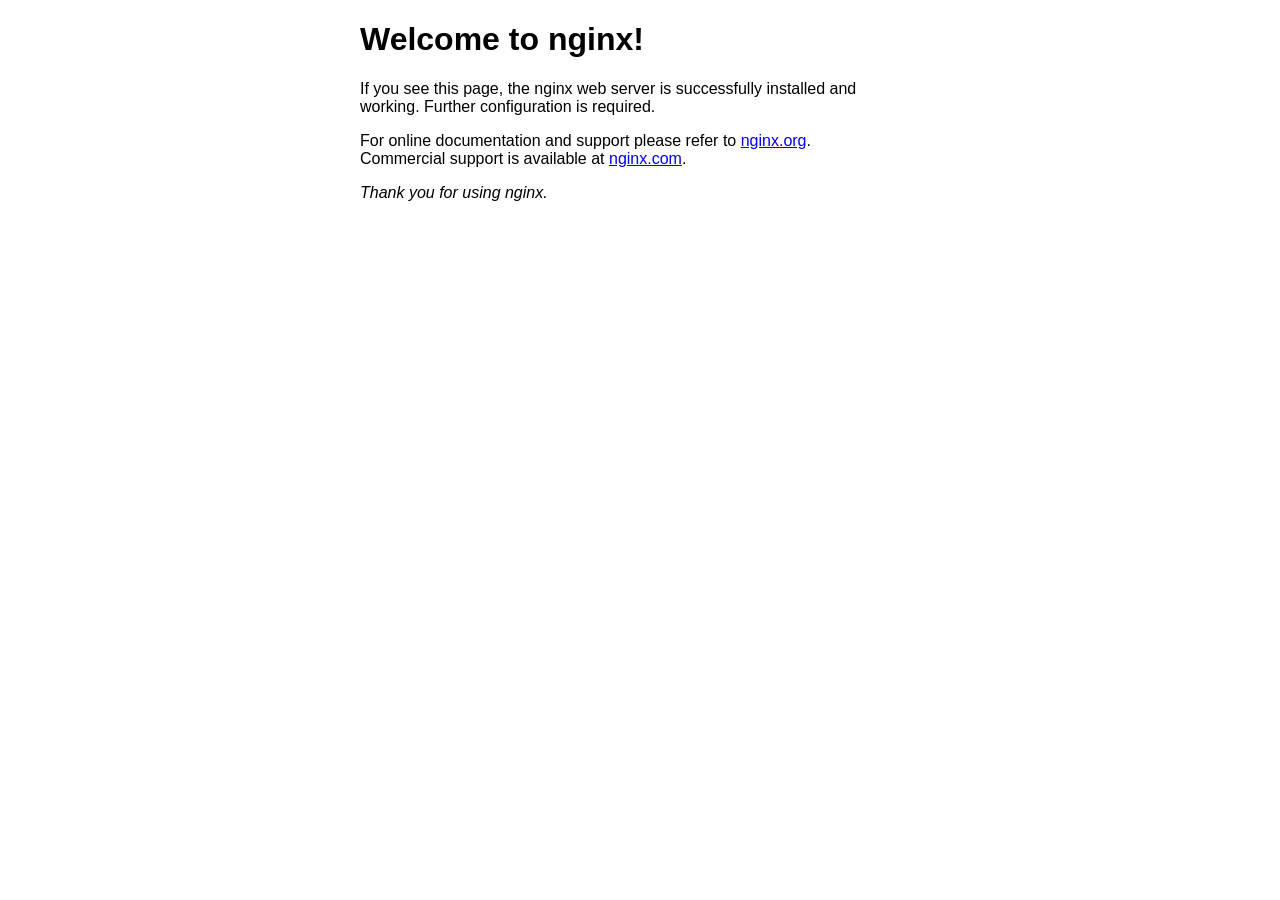
<file: Web/nginx-1.20.2/html/index.html>
<!DOCTYPE html>
<html>
<head>
<title>Welcome to nginx!</title>
<style>
    body {
        width: 35em;
        margin: 0 auto;
        font-family: Tahoma, Verdana, Arial, sans-serif;
    }
</style>
</head>
<body>
<h1>Welcome to nginx!</h1>
<p>If you see this page, the nginx web server is successfully installed and
working. Further configuration is required.</p>

<p>For online documentation and support please refer to
<a href="http://nginx.org/">nginx.org</a>.<br/>
Commercial support is available at
<a href="http://nginx.com/">nginx.com</a>.</p>

<p><em>Thank you for using nginx.</em></p>
</body>
</html>
</file>
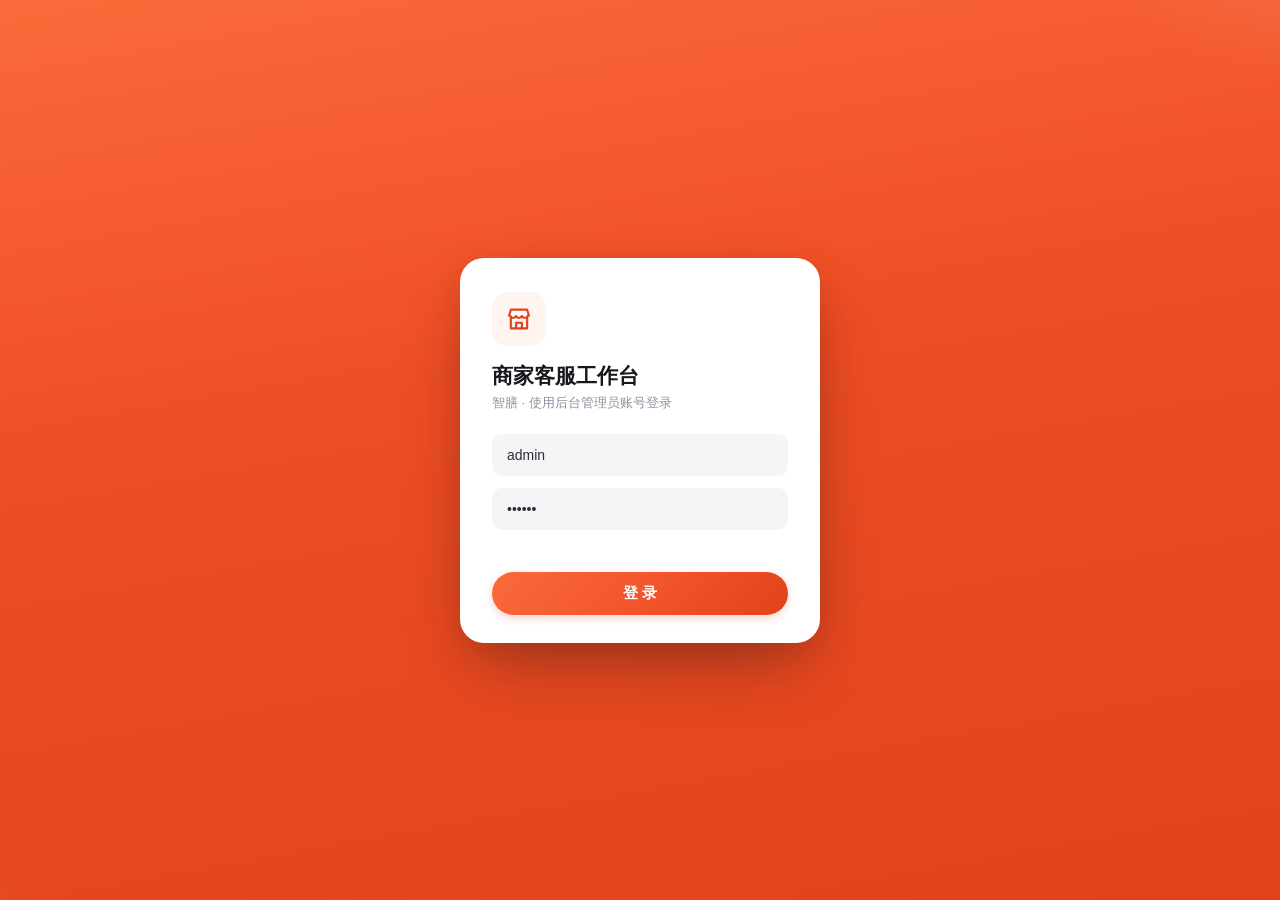
<file: Web/nginx-1.20.2/html/kefu/index.html>
<!DOCTYPE html>
<html lang="zh-CN">
<head>
<meta charset="UTF-8">
<meta name="viewport" content="width=device-width, initial-scale=1.0">
<title>智膳 · 商家客服</title>
<style>
  :root {
    --brand-50:#fff5f0; --brand-100:#ffe6d9; --brand-300:#ffa582; --brand-400:#fb7a4d;
    --brand-500:#f2552c; --brand-600:#df4218;
    --grad-brand: linear-gradient(135deg,#fb6a3a 0%,#f2552c 52%,#e0431a 100%);
    --bot:#2f6fed; --bot-bg:#ecf3fe; --bot-line:#d8e7fd;
    --success:#16a34a; --danger:#e5484d;
    --ink-900:#17181c; --ink-700:#2b2d33; --ink-500:#5d6470; --ink-400:#8b919c; --ink-300:#b6bcc6;
    --line:#ececf0; --line-soft:#f4f5f7; --surface:#f6f7f9;
    --shadow-xs:0 1px 2px rgba(23,24,28,.05);
    --shadow-sm:0 2px 10px rgba(23,24,28,.06);
    --shadow-md:0 8px 24px rgba(23,24,28,.09);
    --shadow-brand-sm:0 3px 9px rgba(226,67,26,.24);
    --ease:cubic-bezier(.32,.72,0,1);
  }
  * { margin:0; padding:0; box-sizing:border-box; -webkit-tap-highlight-color:transparent; }
  html, body {
    height:100%;
    font-family:-apple-system,BlinkMacSystemFont,"PingFang SC","Hiragino Sans GB","Microsoft YaHei","Helvetica Neue",Arial,sans-serif;
    background:
      radial-gradient(820px 520px at 4% -14%, rgba(251,122,77,.20), transparent 62%),
      radial-gradient(780px 560px at 116% 118%, rgba(47,111,237,.12), transparent 58%),
      radial-gradient(640px 640px at 50% 52%, rgba(255,183,107,.07), transparent 70%),
      #e6e8ee;
    background-attachment: fixed;
    color:var(--ink-700);
    -webkit-font-smoothing:antialiased;
  }
  .hidden { display:none !important; }
  button { font-family:inherit; cursor:pointer; }
  input, textarea { font-family:inherit; }

  /* 线性图标 */
  .ic { width:1em; height:1em; fill:none; stroke:currentColor; stroke-width:1.8; stroke-linecap:round; stroke-linejoin:round; flex-shrink:0; display:block; }

  /* 登录 */
  #login-mask {
    position:fixed; inset:0;
    background:
      radial-gradient(560px 320px at 110% -10%, rgba(255,255,255,.16), transparent 60%),
      radial-gradient(420px 300px at -10% 110%, rgba(255,255,255,.10), transparent 55%),
      linear-gradient(170deg,#fb6a3a 0%,#ef4d24 42%,#e0431a 100%);
    display:flex; align-items:center; justify-content:center;
  }
  .login-card {
    background:#fff; border-radius:24px; padding:34px 32px 28px;
    width:360px; box-shadow:0 30px 70px -18px rgba(23,24,28,.42), 0 10px 28px rgba(185,53,18,.30);
    animation:popIn .28s var(--ease) backwards;
  }
  @keyframes popIn { from{opacity:0;transform:translateY(12px) scale(.97)} to{opacity:1;transform:translateY(0) scale(1)} }
  .login-card .lg-logo {
    width:54px; height:54px; border-radius:15px; margin-bottom:16px;
    background:var(--brand-50); color:var(--brand-600);
    display:flex; align-items:center; justify-content:center; font-size:28px;
  }
  .login-card h1 { font-size:21px; color:var(--ink-900); margin-bottom:4px; }
  .login-card p { font-size:13px; color:var(--ink-400); margin-bottom:22px; }
  .login-card input {
    width:100%; border:1px solid transparent; border-radius:10px;
    padding:12px 14px; font-size:14px; margin-bottom:12px; outline:none;
    background:var(--line-soft); color:var(--ink-700);
    transition:border-color .18s,background .18s,box-shadow .18s;
  }
  .login-card input::placeholder { color:var(--ink-300); }
  .login-card input:focus { border-color:var(--brand-300); background:#fff; box-shadow:0 0 0 3px rgba(242,85,44,.12); }
  .login-card button {
    width:100%; border:none; border-radius:999px; background:var(--grad-brand);
    color:#fff; font-size:15px; font-weight:600; padding:12px; margin-top:4px;
    box-shadow:var(--shadow-brand-sm);
    transition:transform .12s var(--ease),filter .18s,box-shadow .18s;
  }
  .login-card button:active { transform:scale(.98); filter:brightness(.96); box-shadow:none; }
  .login-err { color:var(--danger); font-size:12px; min-height:18px; margin:2px 0 6px; }

  /* 主界面 */
  #app { height:100%; display:flex; flex-direction:column; }
  .topbar {
    height:60px; background:rgba(255,255,255,.9);
    -webkit-backdrop-filter:blur(10px); backdrop-filter:blur(10px);
    border-bottom:1px solid var(--line);
    display:flex; align-items:center; padding:0 22px; flex-shrink:0;
  }
  .topbar .logo {
    font-size:17px; font-weight:700; color:var(--ink-900);
    display:inline-flex; align-items:center; gap:9px;
  }
  .topbar .logo .lg-mark {
    width:34px; height:34px; border-radius:10px;
    background:var(--grad-brand); color:#fff;
    display:flex; align-items:center; justify-content:center; font-size:19px;
    box-shadow:var(--shadow-brand-sm);
  }
  .topbar .logo small { color:var(--ink-400); font-weight:400; margin-left:4px; font-size:12px; }
  .topbar .spacer { flex:1; }
  .conn-dot { font-size:12px; color:var(--ink-500); margin-right:18px; display:inline-flex; align-items:center; }
  .conn-dot::before {
    content:""; display:inline-block; width:8px; height:8px; border-radius:50%;
    background:var(--success); margin-right:6px;
    box-shadow:0 0 0 3px rgba(22,163,74,.14);
  }
  .conn-dot.offline::before { background:var(--danger); box-shadow:0 0 0 3px rgba(229,72,77,.14); }
  .emp-name { font-size:13px; color:var(--ink-500); margin-right:14px; }
  .btn-logout {
    border:1px solid var(--line); background:#fff; border-radius:999px;
    padding:7px 16px; font-size:13px; color:var(--ink-500);
    transition:all .15s;
  }
  .btn-logout:hover { border-color:var(--brand-300); color:var(--brand-600); }
  .btn-logout:active { background:var(--line-soft); }

  .main { flex:1; min-height:0; display:flex; padding:18px; gap:18px; }
  .sider {
    width:300px; background:#fff; border-radius:18px;
    display:flex; flex-direction:column; overflow:hidden;
    box-shadow:var(--shadow-sm); flex-shrink:0;
  }
  .sider-head {
    padding:17px 18px 14px; font-weight:600; font-size:15px; color:var(--ink-900);
    border-bottom:1px solid var(--line-soft); flex-shrink:0;
    display:flex; align-items:center; justify-content:space-between;
  }
  .sider-head .sh-count { font-size:12px; color:var(--ink-400); font-weight:400; }
  .conv-list { flex:1; overflow-y:auto; padding:8px; }
  .conv {
    display:flex; align-items:center; gap:11px; padding:11px 12px; cursor:pointer;
    border-radius:14px; margin-bottom:2px;
    transition:background .15s;
  }
  .conv:hover { background:var(--line-soft); }
  .conv.active { background:var(--brand-50); }
  .conv.active .conv-name { color:var(--brand-600); }
  .conv-avatar {
    width:42px; height:42px; border-radius:50%; background:var(--brand-50); color:var(--brand-600);
    display:flex; align-items:center; justify-content:center; font-size:22px; flex-shrink:0;
  }
  .conv-main { flex:1; min-width:0; }
  .conv-line1 { display:flex; justify-content:space-between; align-items:baseline; }
  .conv-name { font-size:14px; font-weight:600; color:var(--ink-900); }
  .conv-time { font-size:11px; color:var(--ink-300); flex-shrink:0; margin-left:8px; }
  .conv-line2 { display:flex; justify-content:space-between; align-items:center; margin-top:4px; gap:6px; }
  .conv-last { font-size:12px; color:var(--ink-400); overflow:hidden; white-space:nowrap; text-overflow:ellipsis; flex:1; }
  .conv-badge {
    background:var(--danger); color:#fff; font-size:11px; font-weight:600; border-radius:9px;
    min-width:18px; height:18px; line-height:18px; text-align:center; padding:0 5px; flex-shrink:0;
    box-shadow:0 2px 5px rgba(229,72,77,.35);
  }
  .sider-empty { text-align:center; color:var(--ink-300); font-size:13px; padding:56px 0; }

  .chat {
    flex:1; min-width:0; background:#fff; border-radius:18px;
    display:flex; flex-direction:column; overflow:hidden;
    box-shadow:var(--shadow-sm);
  }
  .chat-head {
    padding:15px 22px; border-bottom:1px solid var(--line-soft); font-weight:600;
    font-size:15px; color:var(--ink-900); flex-shrink:0;
  }
  .chat-head small { font-weight:400; color:var(--ink-400); margin-left:8px; font-size:12px; }
  .chat-msgs {
    flex:1; min-height:0; overflow-y:auto; padding:22px;
    background:
      radial-gradient(420px 240px at 108% -8%, rgba(47,111,237,.07), transparent 60%),
      linear-gradient(180deg,#f2f6fc 0%,#edf1f8 100%);
  }
  .chat-tip { text-align:center; color:var(--ink-300); font-size:13px; margin-top:30px; }
  .sys-tip { width:fit-content; margin:6px auto 14px; background:var(--line-soft); color:var(--ink-400); font-size:11px; padding:4px 12px; border-radius:999px; }
  .msg-row { display:flex; margin-bottom:16px; }
  .msg-row.me { justify-content:flex-end; }
  .msg-ava {
    width:36px; height:36px; border-radius:50%; background:#fff; border:1px solid var(--line);
    box-shadow:var(--shadow-xs);
    display:flex; align-items:center; justify-content:center; font-size:20px; margin-right:10px; flex-shrink:0;
  }
  .msg-ava.av-bot { background:var(--bot-bg); border-color:var(--bot-line); color:var(--bot); }
  .msg-col { max-width:66%; display:flex; flex-direction:column; }
  .me .msg-col { align-items:flex-end; }
  .msg-time { font-size:10px; color:var(--ink-300); margin-bottom:4px; }
  .bubble {
    padding:10px 14px; border-radius:14px; font-size:14px; line-height:1.6;
    word-break:break-word; white-space:pre-wrap;
  }
  .other .bubble { background:#fff; color:var(--ink-700); border-top-left-radius:4px; box-shadow:var(--shadow-xs); }
  .me .bubble {
    background:var(--grad-brand); color:#fff; border-top-right-radius:4px;
    box-shadow:var(--shadow-brand-sm);
  }
  .bubble.sending { opacity:.65; }
  .bot-tag {
    font-size:10px; color:var(--bot); margin-bottom:3px; display:inline-block;
    background:#e3eefd; border:1px solid var(--bot-line); border-radius:999px; padding:1px 9px; font-weight:500;
  }
  .other .bubble.bot { background:var(--bot-bg); border:1px solid var(--bot-line); box-shadow:none; }
  .order-card {
    width:230px; background:#fff; border-radius:12px; overflow:hidden; box-shadow:var(--shadow-xs);
  }
  .me .order-card { background:var(--brand-50); }
  .oc-h {
    background:var(--line-soft); padding:8px 12px; font-size:12px; color:var(--ink-500);
    display:flex; align-items:center; gap:5px;
  }
  .oc-h .ic { width:13px; height:13px; }
  .oc-n { padding:9px 12px 4px; font-size:12px; color:var(--ink-700); word-break:break-all; }
  .oc-f { display:flex; justify-content:space-between; padding:4px 12px 10px; font-size:12px; color:var(--ink-400); }
  .oc-f b { color:var(--brand-600); font-size:15px; font-variant-numeric:tabular-nums; }

  .chat-bar { display:flex; gap:10px; padding:12px 16px; border-top:1px solid var(--line-soft); flex-shrink:0; background:#fff; }
  .chat-bar textarea {
    flex:1; border:1px solid transparent; border-radius:14px; resize:none; height:46px;
    padding:12px 15px; font-size:14px; outline:none; background:var(--line-soft);
    transition:border-color .18s,background .18s,box-shadow .18s;
  }
  .chat-bar textarea::placeholder { color:var(--ink-300); }
  .chat-bar textarea:focus { border-color:var(--brand-300); background:#fff; box-shadow:0 0 0 3px rgba(242,85,44,.12); }
  .chat-bar button {
    align-self:flex-end; border:none; background:var(--grad-brand); color:#fff;
    border-radius:999px; padding:0 30px; height:46px; font-size:14px; font-weight:600;
    box-shadow:var(--shadow-brand-sm);
    transition:transform .12s var(--ease),filter .18s,box-shadow .18s;
  }
  .chat-bar button:active { transform:scale(.97); filter:brightness(.96); box-shadow:none; }
  .chat-bar button:disabled { background:var(--ink-300); box-shadow:none; cursor:not-allowed; }
  .chat-placeholder {
    flex:1; display:flex; flex-direction:column; align-items:center; justify-content:center; gap:12px;
    color:var(--ink-300); font-size:14px;
  }
  .chat-placeholder .ph-ico {
    width:72px; height:72px; border-radius:50%; background:var(--line-soft);
    display:flex; align-items:center; justify-content:center; font-size:34px; color:var(--ink-300);
  }
</style>
</head>
<body>

<div id="login-mask">
  <div class="login-card">
    <div class="lg-logo" id="lg-logo"></div>
    <h1>商家客服工作台</h1>
    <p>智膳 · 使用后台管理员账号登录</p>
    <input id="lg-username" placeholder="管理员账号" value="admin" autocomplete="username">
    <input id="lg-password" type="password" placeholder="密码" value="123456" autocomplete="current-password">
    <div class="login-err" id="lg-err"></div>
    <button id="lg-btn">登 录</button>
  </div>
</div>

<div id="app" class="hidden">
  <div class="topbar">
    <div class="logo"><span class="lg-mark" id="top-mark"></span>智膳客服<small>商家工作台</small></div>
    <div class="spacer"></div>
    <span class="conn-dot" id="conn-dot">已连接</span>
    <span class="emp-name" id="emp-name"></span>
    <button class="btn-logout" id="btn-logout">退出</button>
  </div>
  <div class="main">
    <div class="sider">
      <div class="sider-head">会话列表<span class="sh-count" id="sider-count"></span></div>
      <div class="conv-list" id="conv-list"></div>
    </div>
    <div class="chat" id="chat-panel">
      <div class="chat-placeholder" id="chat-empty"><span class="ph-ico" id="ph-ico"></span>请选择左侧会话开始回复</div>
      <div class="chat-head hidden" id="chat-head"></div>
      <div class="chat-msgs hidden" id="chat-msgs"></div>
      <div class="chat-bar hidden" id="chat-bar">
        <textarea id="chat-input" placeholder="输入回复内容，Enter 发送（Shift+Enter 换行）" maxlength="500"></textarea>
        <button id="chat-send">发送</button>
      </div>
    </div>
  </div>
</div>

<script>
(function () {
  var TOKEN_KEY = "sky_kefu_token";
  var EMP_KEY = "sky_kefu_emp";
  var STATUS_TEXT = { 1: "待付款", 2: "待接单", 3: "已接单", 4: "派送中", 5: "已完成", 6: "已取消" };

  // 线性图标（与用户端 H5 同款：24×24，1.8 线宽，currentColor）
  function ic(inner) {
    return '<svg class="ic" viewBox="0 0 24 24" fill="none" stroke="currentColor" stroke-width="1.8" stroke-linecap="round" stroke-linejoin="round" aria-hidden="true">' + inner + "</svg>";
  }
  var Ico = {
    store: ic('<path d="M3.5 9.2 5 4h14l1.5 5.2"/><path d="M4.5 9.4a2.7 2.7 0 0 0 5 0 2.7 2.7 0 0 0 5 0 2.7 2.7 0 0 0 5 0"/><path d="M5 10.5V20h14v-9.5"/><path d="M9.5 20v-4.8h5V20"/>'),
    user: ic('<circle cx="12" cy="8" r="4"/><path d="M4.5 20c0-4 3.6-6 7.5-6s7.5 2 7.5 6"/>'),
    bot: ic('<rect x="4.2" y="8.5" width="15.6" height="10.5" rx="3.2"/><path d="M12 8.5V5"/><circle cx="12" cy="3.8" r="1.1" fill="currentColor" stroke="none"/><circle cx="9.4" cy="13.2" r="1.05" fill="currentColor" stroke="none"/><circle cx="14.6" cy="13.2" r="1.05" fill="currentColor" stroke="none"/><path d="M9.6 16.2h4.8"/><path d="M2.8 12.8v2.6"/><path d="M21.2 12.8v2.6"/>'),
    receipt: ic('<path d="M5 2.5v19l2-1.2 2 1.2 2-1.2 2 1.2 2-1.2 2 1.2V2.5l-2 1.2-2-1.2-2 1.2-2-1.2-2 1.2z"/><path d="M9 8h6"/><path d="M9 11.5h6"/><path d="M9 15h4"/>'),
    chat: ic('<path d="M21 11.6a8.4 8.4 0 0 1-8.5 8.4 8.6 8.6 0 0 1-3.9-.9L3 21l1.9-5.6A8.4 8.4 0 1 1 21 11.6z"/><circle cx="9.2" cy="11.6" r="1" fill="currentColor" stroke="none"/><circle cx="12" cy="11.6" r="1" fill="currentColor" stroke="none"/><circle cx="14.8" cy="11.6" r="1" fill="currentColor" stroke="none"/>')
  };
  document.getElementById("lg-logo").innerHTML = Ico.store;
  document.getElementById("top-mark").innerHTML = Ico.store;
  document.getElementById("ph-ico").innerHTML = Ico.chat;

  var token = localStorage.getItem(TOKEN_KEY) || "";
  var emp = JSON.parse(localStorage.getItem(EMP_KEY) || "null");
  var conversations = [];
  var currentUser = null;   // 当前打开会话的 userId
  var messages = [];        // 当前会话消息
  var ws = null;
  var reconnectTimer = null;

  var $ = function (id) { return document.getElementById(id); };

  function esc(s) {
    return String(s == null ? "" : s).replace(/[&<>"']/g, function (c) {
      return { "&": "&amp;", "<": "&lt;", ">": "&gt;", '"': "&quot;", "'": "&#39;" }[c];
    });
  }
  function money(n) { return (Number(n) || 0).toFixed(2); }
  function fmtTime(t) {
    if (!t) return "";
    var d = new Date(String(t).replace(/-/g, "/"));
    if (isNaN(d.getTime())) return String(t).slice(5, 16);
    var p = function (n) { return n < 10 ? "0" + n : n; };
    return (d.getMonth() + 1) + "-" + p(d.getDate()) + " " + p(d.getHours()) + ":" + p(d.getMinutes());
  }

  function api(method, url, body) {
    return fetch(url, {
      method: method,
      headers: { "token": token, "Content-Type": "application/json" },
      body: body ? JSON.stringify(body) : undefined
    }).then(function (r) {
      if (r.status === 401) { logout(); throw new Error("登录已过期"); }
      return r.json();
    }).then(function (res) {
      if (res.code && res.code !== 1 && res.code !== 200) throw new Error(res.msg || "请求失败");
      return res.data;
    });
  }

  // ---------- 登录 ----------
  $("lg-btn").addEventListener("click", login);
  $("lg-password").addEventListener("keydown", function (e) { if (e.key === "Enter") login(); });

  function login() {
    var u = $("lg-username").value.trim();
    var p = $("lg-password").value.trim();
    $("lg-err").textContent = "";
    if (!u || !p) { $("lg-err").textContent = "请输入账号密码"; return; }
    fetch("/api/employee/login", {
      method: "POST",
      headers: { "Content-Type": "application/json" },
      body: JSON.stringify({ username: u, password: p })
    }).then(function (r) { return r.json(); }).then(function (res) {
      if (res.code !== 1 && res.code !== 200) throw new Error(res.msg || "登录失败");
      token = res.data.token;
      emp = { id: res.data.id, name: res.data.name || res.data.userName || u };
      localStorage.setItem(TOKEN_KEY, token);
      localStorage.setItem(EMP_KEY, JSON.stringify(emp));
      enterApp();
    }).catch(function (e) {
      $("lg-err").textContent = e.message || "登录失败";
    });
  }

  $("btn-logout").addEventListener("click", logout);
  function logout() {
    token = "";
    localStorage.removeItem(TOKEN_KEY);
    localStorage.removeItem(EMP_KEY);
    closeWs();
    $("login-mask").classList.remove("hidden");
    $("app").classList.add("hidden");
  }

  // ---------- 进入工作台 ----------
  function enterApp() {
    $("login-mask").classList.add("hidden");
    $("app").classList.remove("hidden");
    $("emp-name").textContent = emp ? (emp.name || "管理员") : "";
    connectWs();
    loadConversations();
    setInterval(loadConversations, 15000); // 兜底轮询
  }

  // ---------- WebSocket ----------
  function connectWs() {
    if (!token) return;
    var proto = location.protocol === "https:" ? "wss" : "ws";
    var url = proto + "://" + location.host + "/ws/chat?type=2&token=" + encodeURIComponent(token);
    var sock;
    try { sock = new WebSocket(url); } catch (e) { return; }
    ws = sock;
    sock.onopen = function () { setConn(true); };
    sock.onclose = function () {
      setConn(false);
      if (ws === sock) {
        reconnectTimer = setTimeout(connectWs, 3000);
      }
    };
    sock.onerror = function () { try { sock.close(); } catch (e) {} };
    sock.onmessage = function (ev) {
      var env;
      try { env = JSON.parse(ev.data); } catch (e) { return; }
      if (env.type === "msg" && env.message) {
        var m = env.message;
        if (m.senderType === 1) {
          //用户发来
          if (currentUser === m.userId) {
            messages.push(m);
            renderMessages();
            api("PUT", "/api/chat/read?userId=" + m.userId);
            patchConv(m.userId, { unreadCount: 0 });
          } else {
            upsertConvOnPush(m);
          }
        }
      } else if (env.type === "ack") {
        resolveAck(env.clientMsgId, env.message);
      }
      loadConversations(true);
    };
  }

  function closeWs() {
    if (reconnectTimer) { clearTimeout(reconnectTimer); reconnectTimer = null; }
    if (ws) {
      var s = ws; ws = null;
      s.onclose = s.onerror = s.onmessage = null;
      try { s.close(); } catch (e) {}
    }
  }
  function setConn(ok) { $("conn-dot").classList.toggle("offline", !ok); $("conn-dot").textContent = ok ? "已连接" : "连接中…"; }

  // ---------- 会话列表 ----------
  function loadConversations(silent) {
    if (!token) return;
    api("GET", "/api/chat/conversations").then(function (list) {
      conversations = list || [];
      renderConvList();
    }).catch(function (e) { if (!silent) console.warn(e); });
  }

  function convPreview(c) {
    return c.lastMsgType === 2 ? "[订单卡片]" : esc(c.lastContent || "");
  }

  function renderConvList() {
    var box = $("conv-list");
    var unread = conversations.reduce(function (s, c) { return s + (c.unreadCount || 0); }, 0);
    $("sider-count").textContent = unread ? unread + " 条未读" : (conversations.length ? conversations.length + " 个会话" : "");
    if (!conversations.length) {
      box.innerHTML = '<div class="sider-empty">暂无用户咨询</div>';
      return;
    }
    box.innerHTML = conversations.map(function (c) {
      var name = c.userName || c.username || ("用户" + c.userId);
      return '<div class="conv' + (currentUser === c.userId ? " active" : "") + '" data-uid="' + c.userId + '">'
        + '<div class="conv-avatar">' + Ico.user + '</div>'
        + '<div class="conv-main"><div class="conv-line1"><span class="conv-name">' + esc(name) + '</span>'
        + '<span class="conv-time">' + esc(fmtTime(c.lastTime)) + '</span></div>'
        + '<div class="conv-line2"><span class="conv-last">' + convPreview(c) + '</span>'
        + (c.unreadCount ? '<span class="conv-badge">' + (c.unreadCount > 99 ? "99+" : c.unreadCount) + '</span>' : "")
        + "</div></div></div>";
    }).join("");
    box.querySelectorAll(".conv").forEach(function (el) {
      el.addEventListener("click", function () { openConversation(Number(el.dataset.uid)); });
    });
  }

  function upsertConvOnPush(m) {
    var found = conversations.find(function (c) { return c.userId === m.userId; });
    if (found) {
      found.lastMsgType = m.msgType;
      found.lastContent = m.content;
      found.lastTime = m.createTime;
      found.unreadCount = (found.unreadCount || 0) + 1;
    }
    // 精确排序由下一次 loadConversations 完成
  }
  function patchConv(uid, patch) {
    var c = conversations.find(function (x) { return x.userId === uid; });
    if (c) Object.assign(c, patch);
  }

  // ---------- 聊天窗 ----------
  function openConversation(uid) {
    currentUser = uid;
    renderConvList();
    $("chat-empty").classList.add("hidden");
    ["chat-head", "chat-msgs", "chat-bar"].forEach(function (id) { $(id).classList.remove("hidden"); });
    var c = conversations.find(function (x) { return x.userId === uid; });
    $("chat-head").innerHTML = esc(c ? (c.userName || c.username || ("用户" + uid)) : ("用户" + uid))
      + "<small>userId: " + uid + "</small>";
    $("chat-msgs").innerHTML = '<div class="chat-tip">加载中…</div>';
    api("GET", "/api/chat/history?userId=" + uid).then(function (list) {
      if (currentUser !== uid) return;
      messages = list || [];
      renderMessages();
      return api("PUT", "/api/chat/read?userId=" + uid);
    }).then(function () {
      patchConv(uid, { unreadCount: 0 });
      renderConvList();
    }).catch(function (e) {
      if (currentUser === uid) $("chat-msgs").innerHTML = '<div class="chat-tip">' + esc(e.message) + "</div>";
    });
  }

  function bubbleHtml(m) {
    //系统提示（人工/智能切换）：居中灰条
    if (m.senderType === 4) {
      return '<div class="sys-tip">' + esc(m.content || "") + "</div>";
    }
    var mine = m.senderType === 2;
    var isBot = m.senderType === 3;
    var cmid = m.clientMsgId ? ' data-cmid="' + esc(m.clientMsgId) + '"' : "";
    var body;
    if (m.msgType === 2) {
      var s = {};
      try { s = JSON.parse(m.content || "{}"); } catch (e) {}
      body = '<div class="order-card"><div class="oc-h">' + Ico.receipt + "订单卡片" + (m.sending ? "（发送中）" : "") + "</div>"
        + '<div class="oc-n">' + esc(s.number || "") + "</div>"
        + '<div class="oc-f"><span>' + esc(STATUS_TEXT[s.status] || "未知状态") + '</span><b>￥' + money(s.amount) + "</b></div></div>";
    } else {
      body = (isBot ? '<div class="bot-tag">智能客服</div>' : "")
        + '<div class="bubble' + (m.sending ? " sending" : "") + (isBot ? " bot" : "") + '">' + esc(m.content) + "</div>";
    }
    return '<div class="msg-row ' + (mine ? "me" : "other") + '"' + cmid + '>'
      + (mine ? "" : '<div class="msg-ava' + (isBot ? " av-bot" : "") + '">' + (isBot ? Ico.bot : Ico.user) + "</div>")
      + '<div class="msg-col">' + (m.createTime ? '<div class="msg-time">' + esc(fmtTime(m.createTime)) + "</div>" : "")
      + body + "</div></div>";
  }

  function renderMessages() {
    var box = $("chat-msgs");
    box.innerHTML = messages.length ? messages.map(bubbleHtml).join("") : '<div class="chat-tip">暂无消息</div>';
    box.scrollTop = box.scrollHeight;
  }

  function sendText() {
    var input = $("chat-input");
    var text = input.value.trim();
    if (!text || currentUser == null) return;
    if (!ws || ws.readyState !== WebSocket.OPEN) { alert("连接中，请稍后再试"); return; }
    var clientMsgId = "k" + Date.now() + Math.floor(Math.random() * 1000);
    messages.push({ clientMsgId: clientMsgId, senderType: 2, msgType: 1, content: text, sending: true });
    renderMessages();
    ws.send(JSON.stringify({ clientMsgId: clientMsgId, msgType: 1, content: text, toUser: currentUser }));
    input.value = "";
  }

  function resolveAck(clientMsgId, saved) {
    if (!clientMsgId) return;
    var idx = messages.findIndex(function (m) { return m.clientMsgId === clientMsgId; });
    if (idx >= 0) { messages[idx] = saved; renderMessages(); }
  }

  $("chat-send").addEventListener("click", sendText);
  $("chat-input").addEventListener("keydown", function (e) {
    if (e.key === "Enter" && !e.shiftKey) { e.preventDefault(); sendText(); }
  });

  // 已登录则直接进入
  if (token && emp) enterApp();
})();
</script>
</body>
</html>
</file>
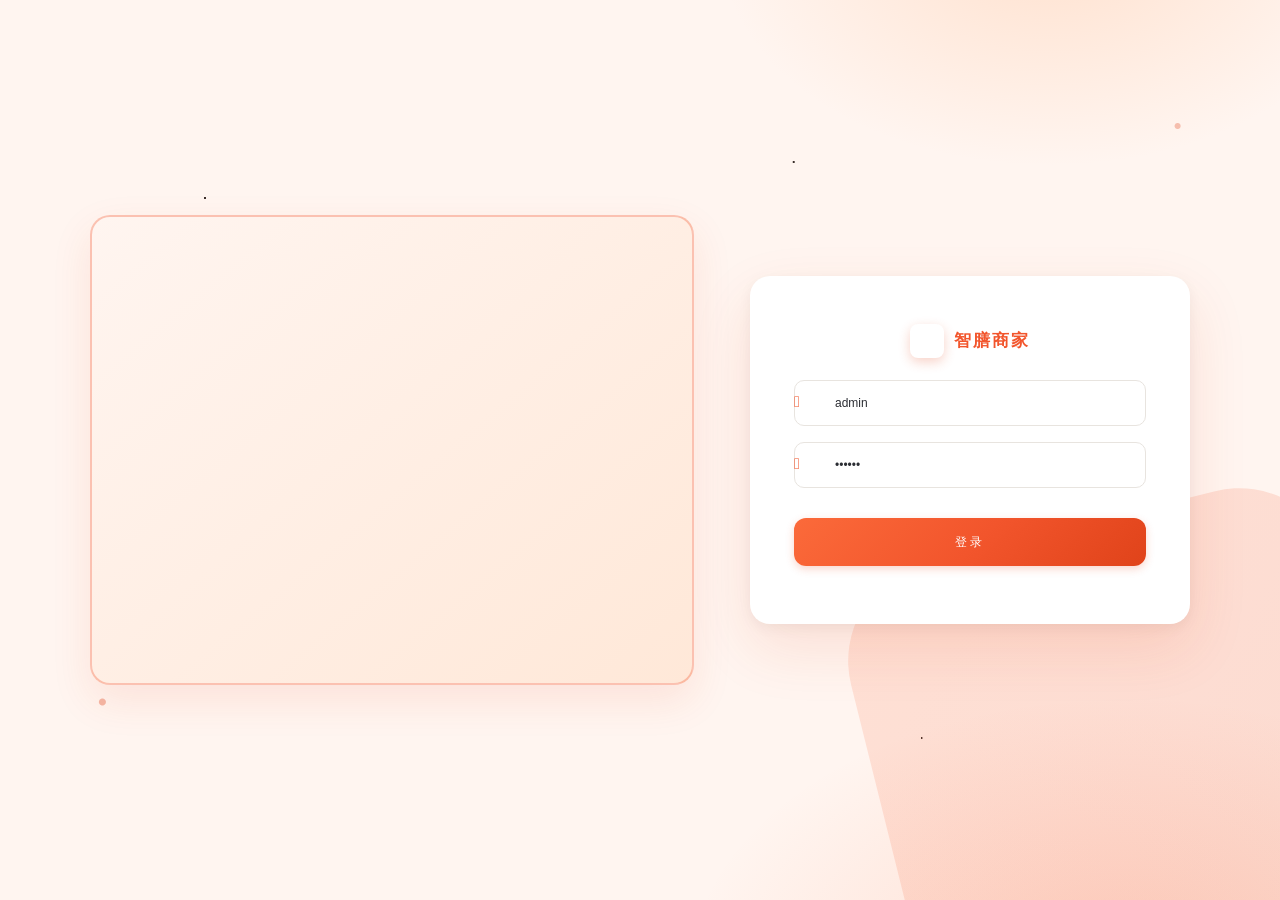
<file: Web/nginx-1.20.2/html/sky/index.html>
<!DOCTYPE html><html lang=en><head><meta charset=utf-8><meta http-equiv=X-UA-Compatible content="IE=edge"><meta name=viewport content="width=device-width,initial-scale=1"><!--[if IE]><link rel="icon" href="favicon.ico" type="image/x-icon" /><![endif]--><link rel="shortcut icon" href=favicon.ico type=image/x-icon><title>智膳 · 商家管理后台</title><link href=css/404.6a750851.css rel=prefetch><link href=css/dashboard.8da8967e.css rel=prefetch><link href=css/login.f8377ced.css rel=prefetch><link href=css/shopTable.5fd29e98.css rel=prefetch><link href=js/404.c61770cf.js rel=prefetch><link href=js/dashboard.630a609e.js rel=prefetch><link href=js/login.90288d75.js rel=prefetch><link href=js/shopTable.fe534d8f.js rel=prefetch><link href=css/app.fd9b670b.css rel=preload as=style><link href=css/chunk-vendors.37cc3fbd.css rel=preload as=style><link href=js/app.d0aa4eb3.js?v=3 rel=preload as=script><link href=js/chunk-vendors.9b7e46a0.js rel=preload as=script><link href=css/chunk-vendors.37cc3fbd.css rel=stylesheet><link href=css/app.fd9b670b.css rel=stylesheet><link href="css/merchant-theme.css?v=20" rel=stylesheet><link rel=icon type=image/png sizes=32x32 href=img/icons/favicon-32x32.png><link rel=icon type=image/png sizes=16x16 href=img/icons/favicon-16x16.png><link rel=manifest href=manifest.json><meta name=theme-color content=#4DBA87><meta name=apple-mobile-web-app-capable content=no><meta name=apple-mobile-web-app-status-bar-style content=default><meta name=apple-mobile-web-app-title content="Vue Typescript Admin"><link rel=apple-touch-icon href=img/icons/apple-touch-icon-152x152.png><link rel=mask-icon href=img/icons/safari-pinned-tab.svg color=#4DBA87><meta name=msapplication-TileImage content=img/icons/msapplication-icon-144x144.png><meta name=msapplication-TileColor content=#000000></head><body><noscript><strong>We're sorry but doesn't work properly without JavaScript enabled. Please enable it to continue.</strong></noscript><div id=app></div><script src=js/chunk-vendors.9b7e46a0.js></script><script src=js/app.d0aa4eb3.js?v=3></script></body></html>
</file>
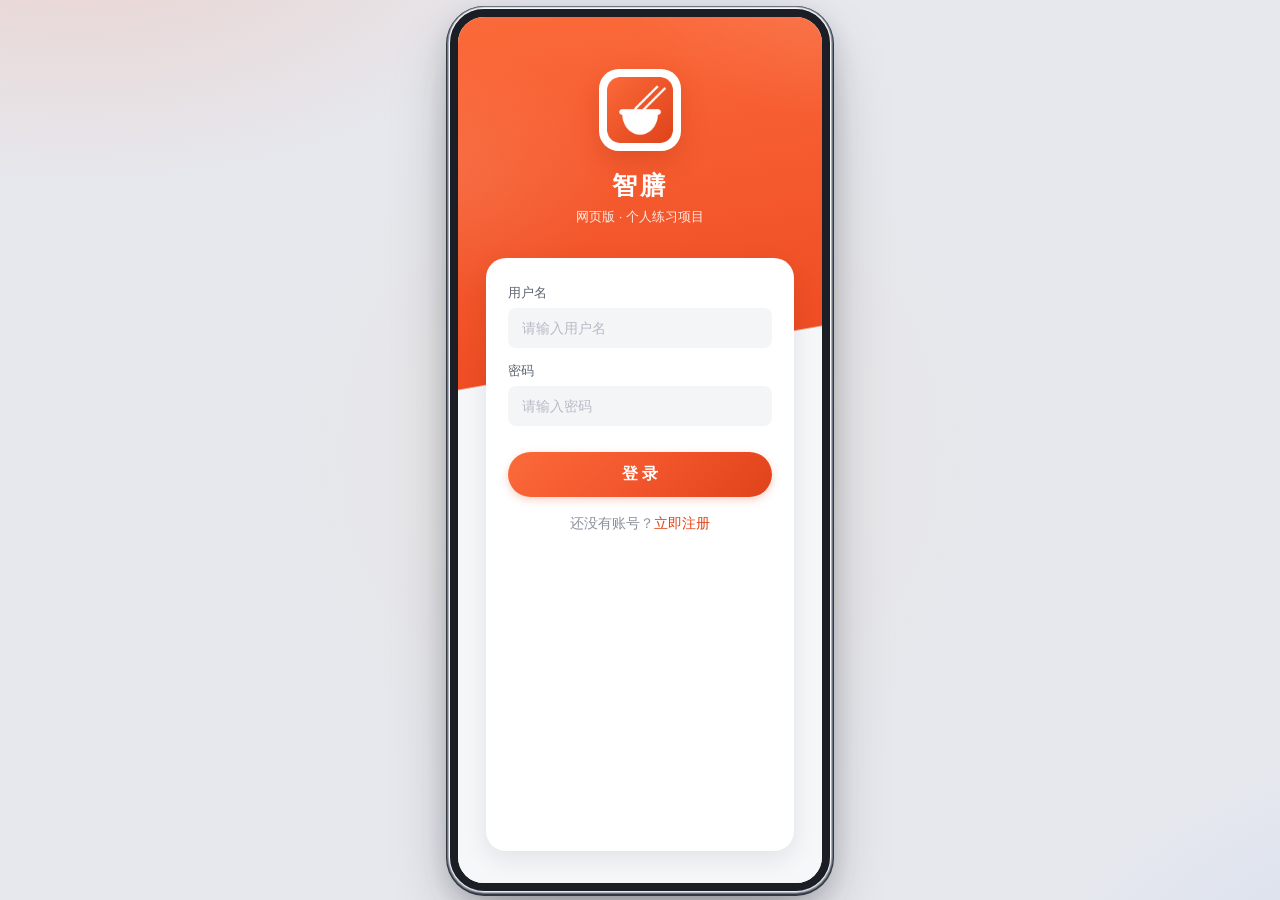
<file: Web/nginx-1.20.2/html/web-app/index.html>
<!DOCTYPE html>
<html lang="zh-CN">
<head>
  <meta charset="UTF-8">
  <meta name="viewport" content="width=device-width, initial-scale=1.0, maximum-scale=1.0, user-scalable=no">
  <title>智膳 · 网页版</title>
  <link rel="stylesheet" href="css/style.css">
</head>
<body>
  <div class="page-shell">
    <div id="app"></div>
    <div id="global-tabbar" class="tabbar global-tabbar hidden"></div>
  </div>
  <div id="toast" class="toast"></div>
  <div id="confirm-mask" class="confirm-mask hidden">
    <div class="confirm-box">
      <p id="confirm-text"></p>
      <div class="confirm-btns">
        <button class="btn-plain" id="confirm-cancel">取消</button>
        <button class="btn-primary" id="confirm-ok">确定</button>
      </div>
    </div>
  </div>
  <script src="js/api.js"></script>
  <script src="js/util.js"></script>
  <script src="js/app.js"></script>
</body>
</html>
</file>
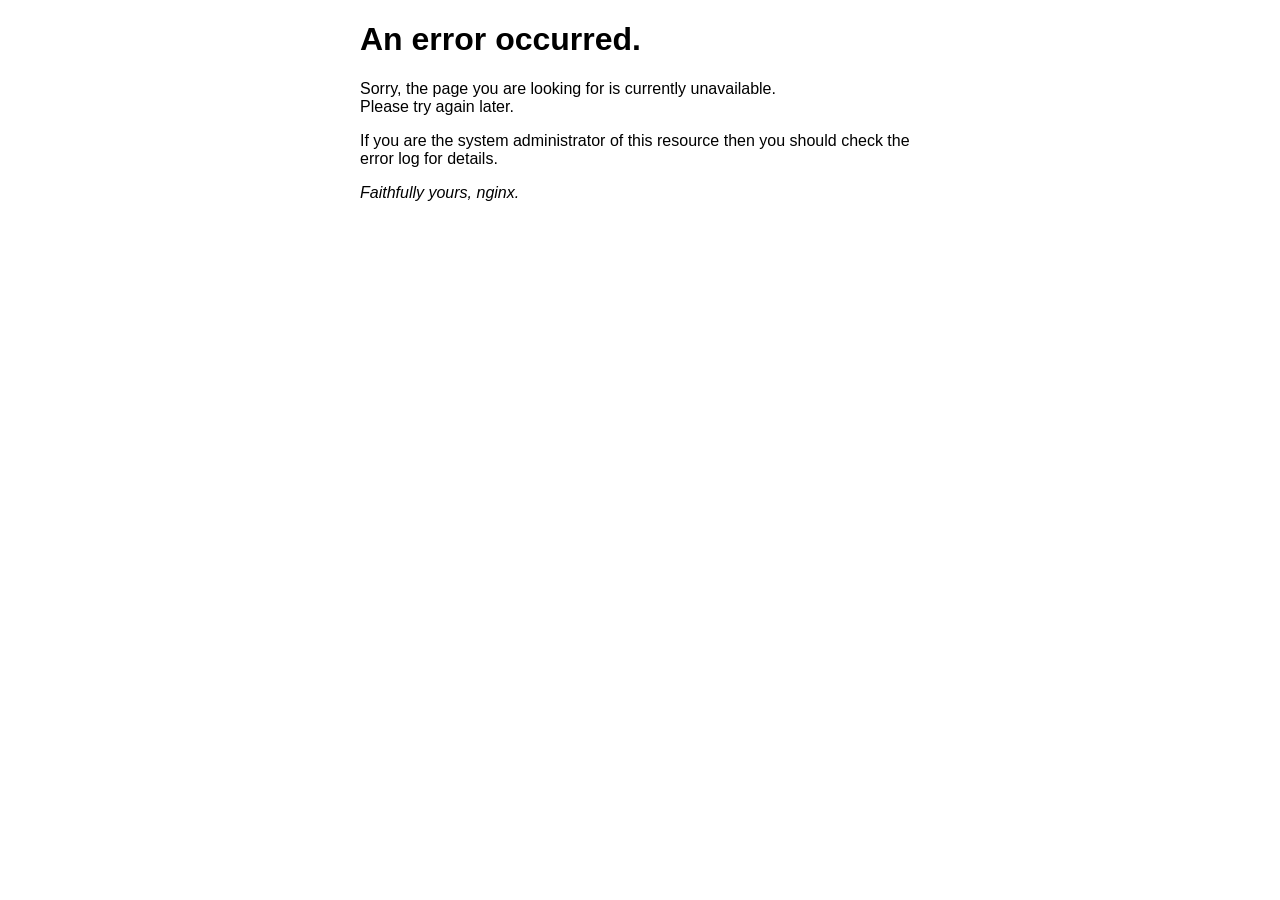
<file: Web/nginx-1.20.2/html/50x.html>
<!DOCTYPE html>
<html>
<head>
<title>Error</title>
<style>
    body {
        width: 35em;
        margin: 0 auto;
        font-family: Tahoma, Verdana, Arial, sans-serif;
    }
</style>
</head>
<body>
<h1>An error occurred.</h1>
<p>Sorry, the page you are looking for is currently unavailable.<br/>
Please try again later.</p>
<p>If you are the system administrator of this resource then you should check
the error log for details.</p>
<p><em>Faithfully yours, nginx.</em></p>
</body>
</html>
</file>
<file: Web/nginx-1.20.2/html/sky/css/merchant-theme.css>
/* ============================================================
   智膳 · 商家管理后台 — 主题覆盖层
   加载顺序：chunk-vendors.css → app.css → 本文件（最后加载，覆盖生效）
   仅做视觉层覆盖，不改动任何业务结构与交互逻辑
   ============================================================ */

:root {
  --m-brand: #f2552c;
  --m-brand-hover: #fb6a3a;
  --m-brand-active: #df4218;
  --m-brand-grad: linear-gradient(135deg, #fb6a3a 0%, #f2552c 52%, #e0431a 100%);
  --m-brand-soft: #fff5f0;
  --m-ink: #17181c;
  --m-ink-2: #2b2d33;
  --m-ink-3: #5d6470;
  --m-ink-4: #8b919c;
  --m-line: #ececf0;
  --m-line-soft: #f2f3f6;
  --m-bg: #f6f7f9;
  --m-side: #1e222b;
  --m-side-2: #262b36;
  --m-radius: 10px;
}

/* ---------------- 全局底色 ---------------- */
html,
body,
#app {
  background: var(--m-bg);
}

#app .main-container,
#app .app-main {
  background: var(--m-bg);
}

/* 内容区未撑满父容器：实测 .app-main 仅 522px，而 .main-container 有 810px，
   右侧空出 288px，顶栏「管理员」按钮因此落在内容区之外。这里显式撑满 */
#app .main-container > .app-main {
  width: 100% !important;
  flex: 1 1 auto;
  min-width: 0;
  box-sizing: border-box;
}

/* 编译产物给 .app-wrapper 写死了 min-width:1366px，
   窗口宽度不足 1366 时整页横向溢出，右侧顶栏元素（营业状态设置、管理员）
   会被挤出可视区。这里解除最小宽度限制，让布局随视口自适应 */
#app .app-wrapper {
  min-width: 0 !important;
  overflow-x: hidden !important;
}

/* ---------------- 左侧导航 ---------------- */
/* 侧栏 Logo：原图是「苍穹外卖」品牌图，这里隐藏原图改用纯文字字标 */
/* 右端淡出到 #ffd8c2，与顶栏渐变的起始色完全一致，两块的接缝才不会出现竖线 */
#app .logo {
  background: linear-gradient(90deg,
    #f2552c 0%,
    #f2552c 62%,
    #f97a4e 82%,
    #ffb496 93%,
    #ffd8c2 100%) !important;
  border-bottom: 0 !important;
  box-shadow: none;
  padding: 0 !important;
  height: 60px !important;
  display: flex;
  align-items: center;
  justify-content: center;
}

#app .logo img {
  display: none !important;
}

#app .logo::after {
  content: "智膳";
  color: #fff;
  font-size: 21px;
  font-weight: 800;
  letter-spacing: 4px;
  text-indent: 4px;
  text-shadow: 0 2px 8px rgba(0, 0, 0, .18);
}

#app .hideSidebar .logo::after {
  font-size: 15px;
  letter-spacing: 0;
  text-indent: 0;
}

/* 侧栏改浅色底：原来的深炭黑占满整列，和右侧白色内容区反差过大显得很重 */
#app .sidebar-container,
#app .sidebar-container .el-scrollbar {
  background: #fff !important;
}

/* Element UI 的菜单底色/文字色是通过组件的 background-color / text-color
   prop 写成内联样式的，必须用 !important 才能覆盖 */
#app .sidebar-container .el-menu,
#app .sidebar-container .el-menu.el-menu--vertical {
  background-color: #fff !important;
  border-right: 1px solid #f2eeeb;
}

#app .sidebar-container .el-submenu .el-menu-item,
#app .sidebar-container .el-submenu > .el-submenu__title {
  background-color: #fafbfc !important;
}

#app .sidebar-container .el-menu .el-menu-item,
#app .sidebar-container .el-menu .el-submenu__title {
  color: #5d6470 !important;
  border-radius: var(--m-radius);
}

#app .sidebar-container .el-menu .el-menu-item:hover,
#app .sidebar-container .el-menu .el-menu-item:focus,
#app .sidebar-container .el-submenu__title:hover,
#app .sidebar-container .el-submenu__title:focus {
  color: var(--m-brand) !important;
  background: var(--m-brand-soft) !important;
  border-radius: var(--m-radius) !important;
}

#app .sidebar-container .el-menu .el-menu-item:hover span,
#app .sidebar-container .el-menu .el-menu-item:focus span,
#app .sidebar-container .el-submenu__title:hover span,
#app .sidebar-container .el-submenu__title:focus span {
  color: var(--m-brand) !important;
}

#app .sidebar-container .el-menu .router-link-active .el-menu-item {
  background: #fff0e8 !important;
  color: var(--m-brand) !important;
  border-radius: var(--m-radius) !important;
  box-shadow: inset 3px 0 0 var(--m-brand) !important;
}

#app .sidebar-container .el-menu .router-link-active .el-menu-item span {
  color: var(--m-brand) !important;
  font-weight: 600 !important;
}

#app .sidebar-container .el-menu .is-active,
#app .sidebar-container .el-submenu.is-active > .el-submenu__title {
  color: var(--m-brand) !important;
}

/* ---------------- 订单信息弹窗 ---------------- */
/* 金额列原本写死 300px，窗口不够宽时会把弹窗撑出横向滚动条 */
#app .order-dialog .amount-list .dish-amount,
#app .order-dialog .amount-list .package-amount,
#app .order-dialog .amount-list .pay-type {
  width: auto !important;
  min-width: 0;
}

/* ---------------- 顶部栏 ---------------- */
/* 左侧起点取暖橙色，与侧栏「智膳」橙色 Logo 块衔接，避免出现生硬的分界竖线 */
#app .navbar {
  background: linear-gradient(90deg,
    #ffd8c2 0%,
    #fff1e8 14%,
    #ffffff 44%,
    #fff9f5 72%,
    #ffe6d6 100%) !important;
  border-bottom: 1px solid #f5e2d6;
  box-shadow: 0 1px 2px rgba(242, 85, 44, .06);
}

#app .navbar .right-menu {
  color: var(--m-ink-2);
  line-height: 60px;
}

#app .navbar .right-menu span:hover {
  background: var(--m-brand-soft) !important;
  border-radius: 8px;
}

#app .navbar .hamburger-container:hover {
  background: var(--m-brand-soft) !important;
  border-radius: 8px;
}

#app .navbar .businessBtn {
  background: var(--m-brand) !important;
  border-radius: 6px;
}

#app .navbar .businessBtn.closing {
  background: #8b919c !important;
}

#app .userInfo p:hover {
  background: var(--m-brand-soft) !important;
}

/* ---------------- 内容区页面容器 ---------------- */
#app .container {
  border-radius: 12px !important;
  box-shadow: 0 1px 2px rgba(23, 24, 28, .05), 0 2px 10px rgba(23, 24, 28, .04);
}

#app .HeadLable {
  border-radius: 12px;
  box-shadow: 0 1px 2px rgba(23, 24, 28, .05);
  color: var(--m-ink-2) !important;
  font-weight: 600 !important;
}

/* ---------------- 表格 ---------------- */
#app .el-table {
  border-radius: var(--m-radius);
  color: var(--m-ink-2);
}

#app .el-table::before {
  display: none;
}

#app .el-table th {
  background: #fafbfc !important;
  color: var(--m-ink-3);
  font-weight: 600;
  border-bottom: 1px solid var(--m-line) !important;
}

#app .el-table td {
  border-bottom: 1px solid var(--m-line-soft) !important;
}

#app .el-table--enable-row-hover .el-table__body tr:hover > td {
  background: var(--m-brand-soft) !important;
}

#app .el-table thead {
  color: var(--m-ink-3);
}

/* ---------------- 按钮 ---------------- */
#app .el-button {
  border-radius: 8px;
  font-weight: 500;
}

#app .el-button--primary {
  background: var(--m-brand-grad);
  border-color: transparent;
  color: #fff;
  box-shadow: 0 3px 9px rgba(226, 67, 26, .22);
}

#app .el-button--primary:focus,
#app .el-button--primary:hover {
  background: var(--m-brand-hover) !important;
  border-color: transparent !important;
  color: #fff !important;
}

#app .el-button--primary.is-active,
#app .el-button--primary:active {
  background: var(--m-brand-active) !important;
  border-color: transparent !important;
}

#app .el-button--primary.is-disabled,
#app .el-button--primary.is-disabled:hover {
  background: #ffcbb3 !important;
  border-color: transparent !important;
  box-shadow: none;
}

#app .el-button--text {
  color: var(--m-brand) !important;
}

/* ---------------- 表单控件 ---------------- */
#app .el-input__inner,
#app .el-textarea__inner {
  border-radius: 8px;
  border-color: #e4e5ec;
  color: var(--m-ink-2);
}

#app .el-input__inner:hover,
#app .el-textarea__inner:hover {
  border-color: #cdd1da;
}

#app .el-input__inner:focus,
#app .el-textarea__inner:focus {
  border-color: var(--m-brand);
  box-shadow: 0 0 0 3px rgba(242, 85, 44, .10);
}

#app .el-form-item__label {
  color: var(--m-ink-3);
}

/* ---------------- 选择类控件 ---------------- */
#app .el-switch.is-checked .el-switch__core {
  background-color: var(--m-brand) !important;
  border-color: var(--m-brand) !important;
}

#app .el-radio__input.is-checked .el-radio__inner,
#app .el-checkbox__input.is-checked .el-checkbox__inner {
  background-color: var(--m-brand) !important;
  border-color: var(--m-brand) !important;
}

#app .el-radio__input.is-checked + .el-radio__label,
#app .el-checkbox__input.is-checked + .el-checkbox__label {
  color: var(--m-brand) !important;
}

#app .el-radio__inner,
#app .el-checkbox__inner {
  border-radius: 4px;
}

#app .el-radio__inner {
  border-radius: 50%;
}

/* ---------------- 分页 / 标签 / 弹窗 ---------------- */
#app .el-pager li.active,
#app .el-pagination button:hover {
  color: var(--m-brand) !important;
}

#app .el-pager li:hover {
  color: var(--m-brand) !important;
}

#app .el-tag {
  border-radius: 6px;
}

#app .el-tag--light.el-tag--primary {
  background: var(--m-brand-soft);
  border-color: #ffd2c1;
  color: var(--m-brand);
}

#app .el-dialog {
  border-radius: 14px;
  overflow: hidden;
  box-shadow: 0 20px 52px rgba(23, 24, 28, .22);
}

#app .el-dialog__header {
  background: #fff !important;
  border-bottom: 1px solid var(--m-line) !important;
  padding-bottom: 16px;
}

#app .el-dialog__title {
  color: var(--m-ink) !important;
  font-weight: 600;
}

#app .el-message-box {
  border-radius: 14px;
}

/* ---------------- 页内黄色小标签（口味/规格） ---------------- */
#app .labItems span,
#app .flavorBox .flavor .cont .items .labItems span {
  color: var(--m-brand) !important;
  background: var(--m-brand-soft) !important;
  border-color: #ffd2c1 !important;
  border-radius: 6px !important;
}

/* ---------------- 登录页 ---------------- */
/* 参考图：浅米暖底 + 小装饰 + 左右并排（左白色登录卡 + 右侧模拟后台窗口） */

/* 整体铺满视口、浅米暖底 + 右下柔光 + 散落十字/点装饰 */
.login {
  background:
    radial-gradient(800px 500px at 88% 108%, rgba(251, 106, 58, .18) 0%, rgba(251, 106, 58, 0) 55%),
    radial-gradient(600px 400px at 82% -6%, rgba(255, 180, 130, .30) 0%, rgba(255, 180, 130, 0) 55%),
    #fff5f0 !important;
  padding: 0 !important;
  position: fixed !important;
  inset: 0 !important;
  z-index: 2000;
  box-sizing: border-box;
  overflow: hidden;
  width: auto !important;
  max-width: none !important;
  display: flex !important;
  align-items: center !important;
  justify-content: center !important;
}

/* 背景散落装饰：微小黑色十字星芒 + 橙色小圆点 */
.login::before {
  content: "";
  position: absolute;
  inset: 0;
  pointer-events: none;
  z-index: 1;
  background-image:
    radial-gradient(circle at 16% 22%, #3a2e2a .9px, transparent 1.3px),
    radial-gradient(circle at 38% 68%, #3a2e2a .8px, transparent 1.2px),
    radial-gradient(circle at 62% 18%, #3a2e2a .9px, transparent 1.3px),
    radial-gradient(circle at 86% 44%, #3a2e2a 1px, transparent 1.4px),
    radial-gradient(circle at 72% 82%, #3a2e2a .8px, transparent 1.2px),
    radial-gradient(circle at 8% 78%, rgba(224,67,26,.35) 3px, transparent 4px),
    radial-gradient(circle at 92% 14%, rgba(224,67,26,.30) 2.5px, transparent 3.5px);
  background-size: 100% 100%;
}

/* 右下大橙色圆角装饰块 */
.login::after {
  content: "";
  position: absolute;
  right: -100px;
  bottom: -120px;
  width: 500px;
  height: 500px;
  border-radius: 20%;
  background: var(--m-brand-grad);
  opacity: .15;
  transform: rotate(-14deg);
  pointer-events: none;
  z-index: 1;
}

/* —— 卡片区：横向 flex，居中 —— */
.login-box {
  position: relative;
  width: 1100px !important;
  max-width: calc(100vw - 48px);
  height: auto !important;
  padding: 0 !important;
  background: transparent !important;
  border-radius: 0 !important;
  box-shadow: none !important;
  display: flex !important;
  align-items: center !important;
  gap: 56px !important;
  z-index: 2002;
}

/* 左侧原宣传图隐藏 */
.login-box > img {
  display: none !important;
}

/* 右侧展示卡：简化到 2 层——底色 + 三圆点 */
.login-box::before {
  content: "";
  position: relative;
  flex: 1 1 0;
  min-width: 0;
  height: 470px;
  border-radius: 20px;
  border: 2px solid rgba(242, 85, 44, .32);
  box-sizing: border-box;
  overflow: hidden;
  box-shadow: 0 16px 40px rgba(224, 67, 26, .10);
  background:
    /* 底色渐变 */
    linear-gradient(140deg, #fff5f0 0%, #ffe8d8 100%),
    /* 窗口三圆点 */
    radial-gradient(circle at 22px 22px, #ffb79a 3px, transparent 4px),
    radial-gradient(circle at 38px 22px, #ffcbb3 3px, transparent 4px),
    radial-gradient(circle at 54px 22px, #ffdcc9 3px, transparent 4px);
  background-repeat: no-repeat;
}

/* —— 左侧白色登录卡 —— */
.login-form {
  position: relative;
  width: 440px !important;
  flex: 0 0 440px;
  background: #ffffff !important;
  border-radius: 20px !important;
  padding: 48px 44px 42px !important;
  box-shadow: 0 24px 60px rgba(224, 67, 26, .12),
              0 4px 14px rgba(23, 24, 28, .05) !important;
  display: flex !important;
  flex-direction: column !important;
  justify-content: flex-start !important;
  align-items: stretch !important;
  box-sizing: border-box;
  overflow: visible !important;
  z-index: 2004;
}

.login-form .el-form {
  width: 100% !important;
  height: auto !important;
}

/* —— 标题区 —— */

/* 原 logo img 隐藏，用伪元素替代 */
.login-form-title img {
  display: none !important;
}

/* 顶部品牌行：橙色图标（圆角方块 + 三条白线）+ "智膳商家" 文字，同一行 */
.login-form-title::before {
  content: "";
  width: 34px;
  height: 34px;
  border-radius: 8px;
  background: var(--m-brand-grad);
  flex-shrink: 0;
  box-shadow: 0 4px 12px rgba(226, 67, 26, .24);
  background-image:
    linear-gradient(to bottom, transparent 32%, #fff 32%, #fff 38%, transparent 38%),
    linear-gradient(to bottom, transparent 52%, #fff 52%, #fff 58%, transparent 58%),
    linear-gradient(to bottom, transparent 72%, #fff 72%, #fff 78%, transparent 78%);
  background-size: 16px 2px;
  background-repeat: no-repeat;
  background-position: center;
  margin-right: 10px;
  display: inline-block;
  vertical-align: middle;
}

/* 让 login-form-title 本身变成 flex row 容纳 icon + brand text */
.login-form-title {
  display: flex !important;
  align-items: center !important;
  height: auto !important;
  margin-top: 0 !important;
  margin-bottom: 22px !important;
  text-align: left !important;
  flex-wrap: wrap !important;
}

/* "智膳商家" 橙色字放在 title-label 前面？title-label 是"商家后台登录" —— 
   重新组织：title-label 作为主标题保留，但用 ::after 在 icon 后加品牌名 */
/* 改方案：brand text 用 login-form-title::after */
.login-form-title::after {
  content: "智膳商家";
  color: var(--m-brand);
  font-size: 17px;
  font-weight: 800;
  letter-spacing: 2px;
  display: inline-block;
  vertical-align: middle;
  margin-bottom: 0;
  order: 0;
}

/* 主标题「商家后台登录」：放在品牌行下方，单独一行粗黑大字 */
.login-form-title .title-label {
  display: block !important;
  width: 100%;
  color: var(--m-ink) !important;
  font-weight: 700 !important;
  font-size: 26px !important;
  margin: 18px 0 4px 0 !important;
  letter-spacing: 0;
  text-align: left;
}

/* 副标题「连接订单、商品与经营数据」：跟在主标题下 */
.login-form-title .title-label::after {
  content: "连接订单、商品与经营数据";
  display: block;
  color: var(--m-ink-3);
  font-size: 13px;
  font-weight: 400;
  margin-top: 6px;
  margin-bottom: 26px;
  letter-spacing: .3px;
}

/* —— 输入框 —— */
.login-form .el-input__inner {
  border: 1px solid #e8e4df !important;
  border-bottom: 1px solid #e8e4df !important;
  background: #fff !important;
  height: 46px !important;
  line-height: 46px !important;
  border-radius: 10px !important;
  font-size: 14px;
  color: var(--m-ink-2);
  padding-left: 40px !important;
  transition: border-color .15s, box-shadow .15s;
}

.login-form .el-input__inner:hover {
  border-color: #d5cfc8 !important;
}

.login-form .el-input__inner:focus {
  border-color: var(--m-brand) !important;
  background: #fff !important;
  box-shadow: 0 0 0 3px rgba(242, 85, 44, .10) !important;
}

.login-form .el-form-item {
  margin-bottom: 16px !important;
}

.login-form .el-input__prefix {
  left: 14px;
  color: var(--m-brand);
}

/* —— 登录按钮 —— */
.login-btn {
  margin-top: 14px !important;
  padding: 13px 20px !important;
  height: 48px;
  width: 100%;
  background: var(--m-brand-grad) !important;
  color: #fff !important;
  border-radius: 12px !important;
  border: 0 !important;
  font-size: 15px;
  font-weight: 600;
  box-shadow: 0 8px 22px rgba(226, 67, 26, .28);
  letter-spacing: 3px;
}

.login-btn:focus,
.login-btn:hover {
  background: var(--m-brand-hover) !important;
  color: #fff !important;
  transform: translateY(-1px);
}

.login-btn:active {
  transform: translateY(0);
  box-shadow: 0 4px 14px rgba(226, 67, 26, .22);
}
</file>
<file: Web/nginx-1.20.2/html/web-app/css/style.css>
/* ============================================================
   智膳 H5 · 设计系统
   视觉主张：浓郁番茄橙（食欲/温度）+ 冷调中性底（克制/干净）
   结构：语义 Token → 基础 → 导航 → 业务组件
   ============================================================ */
:root {
  /* ---- 品牌色（暖橙阶） ---- */
  --brand-50:  #fff5f0;
  --brand-100: #ffe6d9;
  --brand-200: #ffcbb3;
  --brand-300: #ffa582;
  --brand-400: #fb7a4d;
  --brand-500: #f2552c;   /* 主色 */
  --brand-600: #df4218;   /* 按压/深色 */
  --brand-700: #b93512;
  --grad-brand: linear-gradient(135deg, #fb6a3a 0%, #f2552c 52%, #e0431a 100%);
  --grad-brand-v: linear-gradient(170deg, #fb6a3a 0%, #ee4c23 100%);

  /* ---- 语义色 ---- */
  --success: #16a34a;
  --success-bg: #e8f7ef;
  --warning: #b97109;
  --warning-bg: #fdf3df;
  --danger: #e5484d;
  --bot: #2f6fed;
  --bot-bg: #ecf3fe;
  --bot-line: #d8e7fd;

  /* ---- 中性色 ---- */
  --ink-900: #17181c;
  --ink-700: #2b2d33;
  --ink-500: #5d6470;
  --ink-400: #8b919c;
  --ink-300: #b6bcc6;
  --line: #ececf0;
  --line-soft: #f4f5f7;
  --surface: #f6f7f9;
  --surface-warm: #fbf7f5;

  /* ---- 圆角 ---- */
  --r-sm: 8px;
  --r-md: 12px;
  --r-lg: 16px;
  --r-xl: 20px;
  --r-pill: 999px;

  /* ---- 阴影（柔和分层） ---- */
  --shadow-xs: 0 1px 2px rgba(23, 24, 28, .05);
  --shadow-sm: 0 2px 10px rgba(23, 24, 28, .06);
  --shadow-md: 0 8px 24px rgba(23, 24, 28, .09);
  --shadow-lg: 0 20px 52px rgba(23, 24, 28, .22);
  --shadow-brand: 0 6px 16px rgba(226, 67, 26, .30);
  --shadow-brand-sm: 0 3px 9px rgba(226, 67, 26, .24);
  --shadow-dark: 0 10px 26px rgba(20, 22, 28, .30);

  /* ---- 动效 ---- */
  --ease: cubic-bezier(.32, .72, 0, 1);

  /* ---- 兼容旧变量名（业务内联样式仍在引用） ---- */
  --primary: var(--brand-500);
  --primary-dark: var(--brand-600);
  --bg: var(--surface);
  --text: var(--ink-700);
  --text-light: var(--ink-400);
  --gold: #ffb700;
  --border: var(--line);
}

* { margin: 0; padding: 0; box-sizing: border-box; -webkit-tap-highlight-color: transparent; }

html { -webkit-text-size-adjust: 100%; }

body {
  font-family: -apple-system, BlinkMacSystemFont, "PingFang SC", "Hiragino Sans GB",
    "Microsoft YaHei", "Helvetica Neue", Arial, sans-serif;
  background:
    radial-gradient(820px 480px at 6% -12%, rgba(251, 122, 77, .22), transparent 62%),
    radial-gradient(760px 520px at 114% 116%, rgba(47, 111, 237, .12), transparent 58%),
    radial-gradient(600px 600px at 50% 50%, rgba(255, 183, 107, .08), transparent 70%),
    #e6e8ee;
  color: var(--ink-700);
  min-height: 100vh;
  display: flex;
  justify-content: center;
  align-items: center;
  -webkit-font-smoothing: antialiased;
  -moz-osx-font-smoothing: grayscale;
  text-rendering: optimizeLegibility;
}

::selection { background: var(--brand-200); color: var(--brand-700); }

/* 手机壳 */
.page-shell {
  width: 380px;
  max-width: 100vw;
  height: 98vh;
  max-height: 1040px;
  min-height: 700px;
  /* 壳内暖色环境底：顶部淡橙晕 → 暖白 → 中性灰，白卡片浮在其上 */
  background:
    radial-gradient(420px 260px at 108% -8%, rgba(251, 122, 77, .16), transparent 64%),
    radial-gradient(340px 280px at -16% 22%, rgba(255, 183, 107, .10), transparent 62%),
    linear-gradient(180deg, #fff4ee 0%, #faf4f0 230px, #f5f6f8 100%);
  border-radius: 34px;
  box-shadow:
    /* 内圈：屏幕与边框之间的密封暗线 + 顶部内高光 */
    inset 0 0 0 1px rgba(255, 255, 255, .06),
    inset 0 1px 1px rgba(255, 255, 255, .14),
    /* 金属边框（同心环：亮面倒角 → 钢质中调 → 深色外缘） */
    0 -1px 0 1px rgba(255, 255, 255, .55),
    0 0 0 1px #e8ebf0,
    0 0 0 2px #aab1bc,
    0 0 0 3px #6b7280,
    0 1px 0 4px #34383f,
    /* 环境投影 */
    0 30px 70px -18px rgba(23, 24, 28, .42),
    0 10px 28px rgba(23, 24, 28, .20);
  overflow: hidden;
  position: relative;
  border: 8px solid #1b1e24;
}

#app {
  height: 100%;
  overflow-y: auto;
  background: transparent;
  position: relative;
  scrollbar-width: none;
}
#app::-webkit-scrollbar { display: none; }

/* 页面进入动效 */
@media (prefers-reduced-motion: no-preference) {
  #app > * { animation: pageIn .28s var(--ease) backwards; }
  @keyframes pageIn {
    from { opacity: 0; transform: translateY(8px); }
    to   { opacity: 1; transform: translateY(0); }
  }
  @keyframes sheetUp {
    from { transform: translateY(100%); }
    to   { transform: translateY(0); }
  }
  @keyframes maskIn {
    from { opacity: 0; }
    to   { opacity: 1; }
  }
  @keyframes popIn {
    from { opacity: 0; transform: translateY(10px) scale(.96); }
    to   { opacity: 1; transform: translateY(0) scale(1); }
  }
  @keyframes badgePop {
    0% { transform: scale(.4); }
    70% { transform: scale(1.18); }
    100% { transform: scale(1); }
  }
  .cart-pop, .spec-pop, .addr-sheet, .order-picker { animation: sheetUp .3s var(--ease) backwards; }
  .mask-layer, .pop-mask, #chat-mask { animation: maskIn .22s ease backwards; }
  .confirm-box { animation: popIn .24s var(--ease) backwards; }
}

.hidden { display: none !important; }

button {
  font-family: inherit;
  border: none;
  cursor: pointer;
  background: none;
  color: inherit;
}
button:active { outline: none; }
button:focus-visible { outline: 2px solid var(--brand-400); outline-offset: 2px; }

input, textarea, select {
  font-family: inherit;
  outline: none;
  border: 1px solid transparent;
  border-radius: var(--r-sm);
  padding: 11px 13px;
  font-size: 14px;
  width: 100%;
  background: var(--line-soft);
  color: var(--ink-700);
  transition: border-color .18s, background .18s, box-shadow .18s;
}
input::placeholder, textarea::placeholder { color: var(--ink-300); }
input:focus, textarea:focus, select:focus {
  border-color: var(--brand-300);
  background: #fff;
  box-shadow: 0 0 0 3px rgba(242, 85, 44, .12);
}

.btn-primary {
  background: var(--grad-brand);
  color: #fff;
  border-radius: var(--r-pill);
  padding: 12px 28px;
  font-size: 16px;
  font-weight: 600;
  width: 100%;
  box-shadow: var(--shadow-brand-sm);
  transition: transform .12s var(--ease), box-shadow .18s, filter .18s;
}
.btn-primary:active { transform: scale(.975); filter: brightness(.96); box-shadow: none; }
.btn-plain {
  background: #fff;
  color: var(--ink-500);
  border: 1px solid var(--line);
  border-radius: var(--r-sm);
  padding: 8px 16px;
  font-size: 14px;
  transition: background .15s, border-color .15s, color .15s;
}
.btn-plain:active { background: var(--line-soft); color: var(--ink-700); }

/* 顶部导航 */
.navbar {
  position: sticky;
  top: 0;
  z-index: 50;
  height: 52px;
  display: flex;
  align-items: center;
  justify-content: center;
  font-size: 17px;
  font-weight: 600;
  letter-spacing: .5px;
  color: #fff;
  background:
    radial-gradient(260px 80px at 90% -40%, rgba(255, 255, 255, .18), transparent 70%),
    var(--grad-brand);
  border-radius: 0 0 22px 22px;
  box-shadow: 0 6px 18px rgba(226, 67, 26, .20);
}
.navbar .nav-back {
  position: absolute;
  left: 10px;
  width: 36px;
  height: 36px;
  border-radius: 50%;
  display: flex;
  align-items: center;
  justify-content: center;
  font-size: 26px;
  line-height: 1;
  color: #fff;
  transition: background .15s;
}
.navbar .nav-back:active { background: rgba(255, 255, 255, .18); }
.navbar .nav-right {
  position: absolute;
  right: 12px;
  font-size: 13px;
  font-weight: 400;
  color: rgba(255, 255, 255, .92);
  padding: 6px 10px;
  border-radius: var(--r-pill);
  background: rgba(255, 255, 255, .14);
}
.navbar .nav-right:active { background: rgba(255, 255, 255, .26); }

/* 底部 Tab */
.tabbar {
  position: absolute;
  bottom: 0;
  left: 0;
  right: 0;
  height: 58px;
  background: rgba(255, 255, 255, .94);
  -webkit-backdrop-filter: blur(10px);
  backdrop-filter: blur(10px);
  display: flex;
  box-shadow: 0 -1px 0 rgba(23, 24, 28, .05), 0 -8px 24px rgba(23, 24, 28, .05);
  z-index: 40;
}
.tabbar .tab-item {
  flex: 1;
  display: flex;
  flex-direction: column;
  align-items: center;
  justify-content: center;
  gap: 3px;
  color: var(--ink-400);
  font-size: 11px;
  transition: color .18s;
}
.tabbar .tab-item .tab-ico {
  font-size: 21px;
  line-height: 1;
  transition: transform .2s var(--ease);
}
.tabbar .tab-item.active { color: var(--brand-600); font-weight: 600; }
.tabbar .tab-item.active .tab-ico { transform: translateY(-1px) scale(1.12); }
.tabbar .tab-item:active { background: var(--line-soft); }
.tabbar .tab-item.active:active { color: var(--brand-700); }

/* 全局常驻底部导航（#app 之外，切页不销毁） */
.global-tabbar { z-index: 60; }
.page-shell.has-tabbar #app { padding-bottom: 58px; }
/* 确认订单页自带的提交栏在常驻导航之上。
   #app 已经用 padding-bottom:58px 给 tabbar 留了位，sticky 又是按内容盒计算的，
   这里再减 58 会重复让位，导致操作栏悬在半空 */
.page-shell.has-tabbar .bottom-bar { bottom: 0; }

/* Toast */
.toast {
  position: fixed;
  top: 45%;
  left: 50%;
  transform: translate(-50%, -50%) scale(.96);
  background: rgba(23, 24, 28, .88);
  -webkit-backdrop-filter: blur(6px);
  backdrop-filter: blur(6px);
  color: #fff;
  padding: 12px 22px;
  border-radius: 12px;
  font-size: 14px;
  z-index: 999;
  opacity: 0;
  pointer-events: none;
  transition: opacity .22s, transform .22s var(--ease);
  max-width: 70vw;
  text-align: center;
}
.toast.show { opacity: 1; transform: translate(-50%, -50%) scale(1); }

/* 确认弹窗 */
.confirm-mask {
  position: fixed;
  inset: 0;
  background: rgba(23, 24, 28, .48);
  -webkit-backdrop-filter: blur(2px);
  backdrop-filter: blur(2px);
  z-index: 200;
  display: flex;
  align-items: center;
  justify-content: center;
}
.confirm-box {
  width: 290px;
  background: #fff;
  border-radius: 18px;
  padding: 26px 22px 18px;
  text-align: center;
  box-shadow: var(--shadow-lg);
}
.confirm-box p { font-size: 15px; color: var(--ink-700); line-height: 1.6; margin-bottom: 20px; }
.confirm-box .confirm-btns { display: flex; gap: 10px; }
.confirm-box .confirm-btns button { flex: 1; padding: 10px; border-radius: var(--r-pill); }
.confirm-box .confirm-btns .btn-plain { background: var(--line-soft); border-color: transparent; }

/* ============ 登录/注册 ============ */
.auth-page {
  position: relative;
  min-height: 100%;
  background:
    radial-gradient(420px 260px at 110% -6%, rgba(255, 255, 255, .14), transparent 60%),
    radial-gradient(360px 240px at -10% 18%, rgba(255, 255, 255, .10), transparent 55%),
    linear-gradient(170deg, #fb6a3a 0%, #ef4d24 40%, var(--surface) 40.2%);
  padding: 52px 28px 32px;
  display: flex;
  flex-direction: column;
}
.auth-brand { position: relative; text-align: center; color: #fff; margin-bottom: 32px; }
.auth-brand img {
  width: 82px; height: 82px;
  border-radius: 20px;
  background: #fff;
  padding: 8px;
  margin-bottom: 14px;
  box-shadow: 0 10px 24px rgba(185, 53, 18, .32);
}
.auth-brand h1 { font-size: 25px; letter-spacing: 3px; }
.auth-brand p { font-size: 13px; opacity: .88; margin-top: 6px; }

.auth-card {
  position: relative;
  background: #fff;
  border-radius: var(--r-xl);
  padding: 26px 22px;
  box-shadow: var(--shadow-md);
  flex: 1;
}
.role-switch {
  display: flex;
  background: var(--line-soft);
  border-radius: var(--r-md);
  padding: 4px;
  margin-bottom: 22px;
}
.role-switch .role-btn {
  flex: 1;
  padding: 9px 0;
  text-align: center;
  border-radius: var(--r-sm);
  font-size: 15px;
  color: var(--ink-400);
  transition: all .2s var(--ease);
}
.role-switch .role-btn.active {
  background: var(--grad-brand);
  color: #fff;
  font-weight: 600;
  box-shadow: var(--shadow-brand-sm);
}
.auth-form .field { margin-bottom: 14px; }
.auth-form .field label { display: block; font-size: 13px; color: var(--ink-500); margin-bottom: 6px; }
.auth-form .btn-primary { margin-top: 12px; }
.auth-switch { text-align: center; margin-top: 18px; font-size: 14px; color: var(--ink-400); }
.auth-switch a { color: var(--brand-600); text-decoration: none; font-weight: 500; }

/* ============ 点餐首页 ============ */
.menu-top {
  background:
    radial-gradient(300px 110px at 92% -50%, rgba(255, 255, 255, .16), transparent 70%),
    var(--grad-brand);
  color: #fff;
  padding: 12px 14px 14px;
  position: sticky;
  top: 0;
  z-index: 30;
  border-radius: 0 0 22px 22px;
  box-shadow: 0 6px 18px rgba(226, 67, 26, .20);
}
.menu-search {
  margin-top: 10px;
  position: relative;
}
.menu-search input {
  width: 100%;
  height: 36px;
  border-radius: var(--r-pill);
  border: none;
  background: rgba(255, 255, 255, .92);
  padding: 0 16px 0 36px;
  font-size: 13px;
  color: var(--ink-700);
  outline: none;
  transition: box-shadow .18s;
}
.menu-search input:focus {
  box-shadow: 0 0 0 2px rgba(255, 255, 255, .5);
}
.menu-search input::placeholder {
  color: var(--ink-300);
}
.menu-search .search-ico {
  position: absolute;
  left: 12px;
  top: 50%;
  transform: translateY(-50%);
  color: var(--ink-400);
  font-size: 15px;
  pointer-events: none;
}
.menu-search .search-clear {
  position: absolute;
  right: 10px;
  top: 50%;
  transform: translateY(-50%);
  width: 20px;
  height: 20px;
  border-radius: 50%;
  background: var(--ink-300);
  color: #fff;
  font-size: 12px;
  line-height: 20px;
  text-align: center;
  display: none;
}
.menu-search.has-value .search-clear {
  display: block;
}
.menu-search-results {
  position: absolute;
  top: 100%;
  left: 0;
  right: 0;
  margin-top: 6px;
  background: #fff;
  border-radius: 12px;
  box-shadow: var(--shadow-md);
  max-height: 240px;
  overflow-y: auto;
  z-index: 40;
  display: none;
}
.menu-search-results.show {
  display: block;
}
.menu-search-results .sr-item {
  display: flex;
  align-items: center;
  gap: 10px;
  padding: 10px 14px;
  cursor: pointer;
  transition: background .15s;
}
.menu-search-results .sr-item:active {
  background: var(--line-soft);
}
.menu-search-results .sr-item img {
  width: 40px;
  height: 40px;
  border-radius: 8px;
  object-fit: cover;
}
.menu-search-results .sr-name {
  font-size: 14px;
  color: var(--ink-700);
  flex: 1;
}
.menu-search-results .sr-price {
  font-size: 14px;
  color: var(--brand-600);
  font-weight: 600;
}
.menu-search-results .sr-empty {
  padding: 20px;
  text-align: center;
  color: var(--ink-400);
  font-size: 13px;
}
.menu-greet {
  font-size: 21px;
  font-weight: 700;
  letter-spacing: .5px;
  margin-bottom: 10px;
  text-shadow: 0 1px 2px rgba(180, 50, 10, .18);
}
.menu-greet .greet-ico { font-size: 18px; margin-left: 4px; }
.menu-shop { display: flex; align-items: center; gap: 12px; }
.menu-shop .shop-logo {
  width: 48px; height: 48px;
  border-radius: 12px;
  background: #fff;
  padding: 4px;
  flex-shrink: 0;
  box-shadow: 0 4px 12px rgba(185, 53, 18, .25);
}
.menu-shop .shop-name { font-size: 17px; font-weight: 700; display: flex; align-items: center; gap: 8px; letter-spacing: .5px; }
.menu-shop .shop-status {
  font-size: 11px;
  background: #ffd978;
  color: #6b4b00;
  border-radius: var(--r-pill);
  padding: 2px 9px;
  font-weight: 500;
}
.menu-shop .shop-status.closed { background: rgba(255, 255, 255, .25); color: #fff; }
.menu-shop .shop-meta { display: flex; gap: 12px; font-size: 11px; opacity: .92; margin-top: 5px; }
.menu-shop .shop-address { font-size: 11px; opacity: .78; margin-top: 4px; }

#menu-root { height: 100%; display: flex; flex-direction: column; }
.menu-body {
  display: flex;
  flex: 1;
  min-height: 0;
  background: linear-gradient(180deg, #fff1ea 0%, var(--surface-warm) 130px, var(--surface) 100%);
}
.menu-types {
  width: 92px;
  flex-shrink: 0;
  overflow-y: auto;
  padding: 8px 5px;
  scrollbar-width: none;
}
.menu-types::-webkit-scrollbar { display: none; }
.menu-types .type-item {
  display: flex;
  align-items: center;
  gap: 5px;
  padding: 9px 4px 9px 7px;
  font-size: 12px;
  color: var(--ink-500);
  text-align: left;
  border-radius: 10px;
  margin-bottom: 6px;
  cursor: pointer;
  white-space: nowrap;
  overflow: hidden;
  transition: background .18s, color .18s, box-shadow .18s;
}
.menu-types .type-item .ti-ico { font-size: 13px; line-height: 1; flex-shrink: 0; }
.menu-types .type-item.active {
  background: #fff;
  color: var(--brand-600);
  font-weight: 600;
  box-shadow: var(--shadow-xs);
}
.menu-dishes {
  flex: 1;
  padding: 12px 12px 138px;
  overflow-y: auto;
  scrollbar-width: none;
}
.menu-dishes::-webkit-scrollbar { display: none; }
.menu-dishes .dish {
  display: flex;
  flex-direction: column;
  background: #fff;
  border-radius: 16px;
  border: 1px solid var(--line);
  box-shadow: var(--shadow-xs);
  margin-bottom: 12px;
  overflow: hidden;
  transition: transform .15s var(--ease), box-shadow .18s;
}
.menu-dishes .dish:active { transform: scale(.985); }
/* 菜品大图容器：源图四周留白较多，放大裁切让食物铺满画面 */
.menu-dishes .dish .dish-cover {
  height: 150px;
  flex-shrink: 0;
  overflow: hidden;
  background: var(--line-soft);
}
.menu-dishes .dish .dish-cover img {
  width: 100%;
  height: 100%;
  display: block;
  object-fit: cover;
  transform: scale(2.2);
  transform-origin: center center;
}
.dish .dish-info { flex: 1; min-width: 0; padding: 10px 12px 12px; }
.dish .dish-name { font-size: 15px; font-weight: 700; color: var(--ink-900); margin-bottom: 2px; }
.dish .dish-desc {
  font-size: 11px; color: var(--ink-400);
  overflow: hidden; text-overflow: ellipsis; white-space: nowrap; margin-bottom: 2px;
}
.dish .dish-sales { font-size: 10px; color: var(--ink-300); margin-bottom: 6px; }
.dish .dish-bottom { display: flex; align-items: center; justify-content: space-between; }
.dish .dish-price {
  color: var(--brand-600);
  font-size: 14px;
  font-weight: 700;
  font-variant-numeric: tabular-nums;
}
.dish .dish-price::first-letter { font-size: 12px; }

.stepper { display: flex; align-items: center; gap: 6px; }
.stepper button {
  width: 30px;
  height: 30px;
  border-radius: 50%;
  font-size: 17px;
  line-height: 1;
  display: flex;
  align-items: center;
  justify-content: center;
  padding: 0;
  transition: transform .12s var(--ease);
}
.stepper button:active { transform: scale(.9); }
.stepper .step-add { background: var(--brand-500); color: #fff; }
.stepper .step-add.disabled, .dish .spec-btn.disabled {
  background: var(--line); color: var(--ink-300);
  border-color: transparent; box-shadow: none; cursor: not-allowed;
}
.stepper .step-add.disabled:active, .dish .spec-btn.disabled:active { transform: none; }
.stepper .step-sub { background: var(--brand-50); color: var(--brand-600); }
.stepper .step-num { font-size: 15px; min-width: 16px; text-align: center; font-variant-numeric: tabular-nums; }

.dish .spec-btn {
  background: var(--brand-500);
  border: none;
  color: #fff;
  width: 36px;
  height: 36px;
  border-radius: 50%;
  font-size: 20px;
  line-height: 1;
  transition: transform .12s var(--ease);
}
.dish .spec-btn:active { transform: scale(.88); }

/* 购物车底栏 */
.cart-bar {
  position: absolute;
  left: 12px;
  right: 12px;
  bottom: 70px;
  height: 52px;
  background: linear-gradient(180deg, #272b32 0%, #1b1e24 100%);
  border-radius: var(--r-pill);
  display: flex;
  align-items: center;
  box-shadow: var(--shadow-dark);
  z-index: 35;
}
.cart-bar .cart-left { display: flex; align-items: center; gap: 10px; padding-left: 14px; color: #fff; }
.cart-bar .cart-left .cart-ico { font-size: 26px; }
.cart-bar .cart-left .cart-num {
  background: var(--brand-500);
  color: #fff;
  border-radius: 10px;
  font-size: 11px;
  font-weight: 600;
  padding: 1px 7px;
  position: absolute;
  top: -4px;
  left: 34px;
  box-shadow: 0 2px 6px rgba(226, 67, 26, .4);
}
.cart-bar .cart-left .cart-total { font-size: 18px; font-weight: 700; font-variant-numeric: tabular-nums; }
.cart-bar .cart-left .cart-total small { font-size: 12px; font-weight: 400; opacity: .8; margin-right: 2px; }
.cart-bar .cart-go {
  margin-left: auto;
  height: 100%;
  background: var(--grad-brand);
  color: #fff;
  border-radius: var(--r-pill);
  padding: 0 26px;
  font-size: 15px;
  font-weight: 600;
  transition: filter .15s;
}
.cart-bar .cart-go:active { filter: brightness(.92); }
.cart-bar .cart-go.disabled { background: #6d6d6d; box-shadow: none; }

/* 购物车弹层 */
.cart-pop {
  position: absolute;
  left: 0;
  right: 0;
  bottom: 122px;
  background: #fff;
  border-radius: 18px 18px 0 0;
  z-index: 60;
  box-shadow: 0 -8px 30px rgba(23, 24, 28, .16);
  max-height: 52vh;
  overflow-y: auto;
}
.cart-pop .cart-head {
  display: flex;
  justify-content: space-between;
  align-items: center;
  padding: 15px 16px;
  border-bottom: 1px solid var(--line-soft);
  position: sticky;
  top: 0;
  background: #fff;
  font-weight: 600;
}
.cart-pop .cart-head .clear { color: var(--ink-400); font-size: 13px; font-weight: 400; }
.cart-item {
  display: flex;
  align-items: center;
  gap: 10px;
  padding: 10px 16px;
  border-bottom: 1px solid var(--line-soft);
}
.cart-item img { width: 52px; height: 52px; border-radius: 10px; background: var(--line-soft); }
.cart-item .ci-info { flex: 1; min-width: 0; }
.cart-item .ci-name { font-size: 14px; color: var(--ink-900); }
.cart-item .ci-flavor { font-size: 11px; color: var(--ink-300); margin-top: 2px; }
.cart-item .ci-price { font-size: 14px; color: var(--brand-600); font-weight: 600; margin-top: 2px; }

.mask-layer {
  position: absolute;
  inset: 0;
  background: rgba(23, 24, 28, .45);
  z-index: 55;
}

/* 规格弹层 */
.spec-pop {
  position: absolute;
  left: 0;
  right: 0;
  bottom: 0;
  background: #fff;
  border-radius: 18px 18px 0 0;
  padding: 18px 18px 24px;
  z-index: 70;
  max-height: 70%;
  overflow-y: auto;
  box-shadow: 0 -8px 30px rgba(23, 24, 28, .18);
}
.spec-pop h3 { font-size: 17px; color: var(--ink-900); margin-bottom: 14px; }
.spec-group { margin-bottom: 14px; }
.spec-group .sg-name { font-size: 13px; color: var(--ink-500); margin-bottom: 8px; }
.spec-group .sg-options { display: flex; flex-wrap: wrap; gap: 8px; }
.spec-group .sg-option {
  border: 1px solid var(--line);
  color: var(--ink-500);
  border-radius: var(--r-pill);
  padding: 8px 16px;
  font-size: 13px;
  background: #fff;
  transition: all .15s;
  min-height: 32px;
  display: inline-flex;
  align-items: center;
}
.spec-group .sg-option.active {
  border-color: var(--brand-300);
  color: var(--brand-600);
  background: var(--brand-50);
  font-weight: 500;
}
.spec-pop .spec-foot { display: flex; align-items: center; justify-content: space-between; margin-top: 16px; }
.spec-pop .spec-foot .price { color: var(--brand-600); font-size: 20px; font-weight: 700; font-variant-numeric: tabular-nums; }
.spec-pop .spec-foot .btn-primary { width: auto; padding: 10px 28px; }

/* ============ 下单/地址 ============ */
.page-pad { padding: 14px; }
/* 确认订单页：结算栏已移出滚动区固定贴底，内容底部留出等量余量避免卡片被盖住 */
#order-root.page-pad { padding-bottom: 92px; }
.card {
  background: #fff;
  border-radius: 14px;
  padding: 14px;
  margin-bottom: 12px;
  box-shadow: var(--shadow-xs);
}
.card-title {
  font-size: 15px;
  font-weight: 700;
  color: var(--ink-900);
  margin-bottom: 12px;
  display: flex;
  justify-content: space-between;
  align-items: center;
}
.card-title .link { color: var(--brand-600); font-size: 13px; font-weight: 400; }

.addr-item { display: flex; gap: 10px; padding: 10px 0; border-bottom: 1px solid var(--line-soft); align-items: flex-start; }
.addr-item:last-child { border-bottom: none; }
.addr-item .ai-radio { font-size: 18px; color: var(--ink-300); margin-top: 2px; }
.addr-item .ai-radio.on { color: var(--brand-600); }
.addr-item .ai-main { flex: 1; }
.addr-item .ai-name { font-weight: 600; font-size: 14px; color: var(--ink-900); }
.addr-item .ai-name span {
  margin-left: 8px;
  font-size: 11px;
  color: var(--brand-600);
  background: var(--brand-50);
  border-radius: var(--r-pill);
  padding: 1px 8px;
}
.addr-item .ai-phone { color: var(--ink-400); font-size: 13px; margin-left: 8px; font-weight: 400; }
.addr-item .ai-detail { font-size: 12px; color: var(--ink-400); margin-top: 3px; line-height: 1.5; }
.addr-item .ai-actions { display: flex; gap: 12px; color: var(--ink-400); font-size: 12px; margin-top: 6px; }

.order-goods { display: flex; gap: 10px; align-items: center; padding: 8px 0; }
.order-goods img { width: 48px; height: 48px; border-radius: 10px; background: var(--line-soft); }
.order-goods .og-name { font-size: 13px; color: var(--ink-700); }
.order-goods .og-flavor { font-size: 11px; color: var(--ink-300); }
.order-goods .og-right { margin-left: auto; text-align: right; }
.order-goods .og-price { font-size: 13px; font-weight: 600; color: var(--ink-900); font-variant-numeric: tabular-nums; }

.order-summary { font-size: 13px; }
.order-summary .os-row { display: flex; justify-content: space-between; padding: 7px 0; color: var(--ink-500); }
.order-summary .os-row.total {
  color: var(--brand-600);
  font-size: 16px;
  font-weight: 700;
  border-top: 1px dashed var(--line);
  padding-top: 10px;
  font-variant-numeric: tabular-nums;
}

/* 底部操作栏：用 sticky 而不是 absolute。
   #app 是滚动容器，absolute + bottom:0 会锚在初始视口的底部并随内容一起滚动，
   往下滚时就跑到页面中间压住卡片（订单详情的「再来一单」就是这样） */
.bottom-bar {
  position: sticky;
  left: 0;
  right: 0;
  bottom: 0;
  background: rgba(255, 255, 255, .96);
  -webkit-backdrop-filter: blur(10px);
  backdrop-filter: blur(10px);
  padding: 10px 16px;
  display: flex;
  align-items: center;
  justify-content: space-between;
  box-shadow: 0 -6px 20px rgba(23, 24, 28, .06);
  z-index: 40;
}
.bottom-bar .bb-price { color: var(--brand-600); font-size: 20px; font-weight: 700; font-variant-numeric: tabular-nums; }
.bottom-bar .bb-price small { font-size: 12px; }
.bottom-bar .btn-primary { width: auto; padding: 10px 34px; }

/* ============ 支付页 ============ */
.pay-page { padding: 0 14px 90px; }
.pay-box {
  background:
    radial-gradient(320px 130px at 90% -40%, rgba(255, 255, 255, .18), transparent 70%),
    var(--grad-brand-v);
  color: #fff;
  border-radius: 18px;
  padding: 30px 20px;
  text-align: center;
  margin: 16px 0;
  box-shadow: var(--shadow-brand);
}
.pay-box .pb-time { font-size: 12px; opacity: .88; margin-bottom: 14px; }
.pay-box .pb-money { font-size: 40px; font-weight: 700; letter-spacing: .5px; font-variant-numeric: tabular-nums; }
.pay-box .pb-money small { font-size: 18px; font-weight: 400; }
.pay-box .pb-name { font-size: 13px; opacity: .88; margin-top: 10px; }

.pay-methods .pm-item {
  display: flex;
  align-items: center;
  gap: 12px;
  background: #fff;
  border-radius: 14px;
  padding: 14px;
  margin-bottom: 10px;
  box-shadow: var(--shadow-xs);
  transition: transform .15s var(--ease);
}
.pay-methods .pm-item:active { transform: scale(.99); }
.pay-methods .pm-item .pm-ico { font-size: 22px; }
.pay-methods .pm-item .pm-name { flex: 1; font-size: 14px; color: var(--ink-700); }
.pay-methods .pm-item .pm-radio { width: 18px; height: 18px; border-radius: 50%; border: 2px solid var(--ink-300); transition: all .15s; }
.pay-methods .pm-item .pm-radio.on {
  border-color: var(--brand-500);
  background: var(--brand-500);
  box-shadow: inset 0 0 0 4px #fff;
}

/* ============ 成功页 ============ */
.success-page { text-align: center; padding: 70px 24px; }
.success-page .su-ico {
  width: 92px;
  height: 92px;
  border-radius: 50%;
  background: linear-gradient(160deg, #22bd6c 0%, #12934f 100%);
  color: #fff;
  font-size: 46px;
  line-height: 92px;
  margin: 0 auto 20px;
  box-shadow: 0 10px 26px rgba(22, 163, 74, .32);
}
.success-page h2 { font-size: 22px; color: var(--ink-900); margin-bottom: 10px; }
.success-page p { color: var(--ink-400); font-size: 14px; margin-bottom: 34px; }
.success-page .btn-primary { max-width: 260px; margin: 0 auto 12px; }
.success-page .btn-plain { width: 260px; padding: 12px; border-radius: var(--r-pill); }

/* ============ 订单列表 ============ */
/* 订单页顶部品牌色大圆角导航 — 与 .navbar 统一 */
.order-top {
  position: sticky;
  top: 0;
  z-index: 30;
  height: 52px;
  display: flex;
  align-items: center;
  justify-content: center;
  font-size: 17px;
  font-weight: 600;
  letter-spacing: .5px;
  color: #fff;
  background:
    radial-gradient(260px 80px at 90% -40%, rgba(255, 255, 255, .18), transparent 70%),
    var(--grad-brand);
  border-radius: 0 0 22px 22px;
  box-shadow: 0 6px 18px rgba(226, 67, 26, .20);
}
.order-top .pt-back {
  position: absolute;
  left: 10px;
  width: 36px;
  height: 36px;
  border-radius: 50%;
  color: #fff;
  font-size: 26px;
  line-height: 1;
  display: flex;
  align-items: center;
  justify-content: center;
}
.order-top .pt-back:active { background: rgba(255, 255, 255, .16); }

/* 横向状态标签（选中态品牌色胶囊） */
.order-tabs {
  position: sticky;
  top: 52px;
  z-index: 29;
  display: flex;
  gap: 8px;
  overflow-x: auto;
  padding: 10px 12px;
  background: rgba(255, 244, 238, .82);
  -webkit-backdrop-filter: blur(8px);
  backdrop-filter: blur(8px);
  scrollbar-width: none;
}
.order-tabs::-webkit-scrollbar { display: none; }
.order-tabs .st-item {
  flex-shrink: 0;
  padding: 7px 16px;
  font-size: 13px;
  color: var(--ink-500);
  background: #fff;
  border-radius: var(--r-pill);
  box-shadow: var(--shadow-xs);
  cursor: pointer;
  transition: all .18s;
}
.order-tabs .st-item.active {
  background: var(--grad-brand);
  color: #fff;
  font-weight: 600;
  box-shadow: var(--shadow-brand-sm);
}

/* 白色圆角订单卡片，按状态着色 */
.order-card {
  --sc: var(--ink-300);
  --sc-bg: var(--line-soft);
  --sc-ink: var(--ink-400);
  background: #fff;
  border-radius: 16px;
  margin-bottom: 12px;
  overflow: hidden;
  box-shadow: var(--shadow-xs);
  border-left: 3px solid var(--sc);
}
.oc-s1 { --sc: #f2552c; --sc-bg: #fdeee8; --sc-ink: #df4218; }
.oc-s2 { --sc: #f59e0b; --sc-bg: #fdf3df; --sc-ink: #b97109; }
.oc-s3 { --sc: #3b82f6; --sc-bg: #e9f1fe; --sc-ink: #2f6fd8; }
.oc-s4 { --sc: #7c5cff; --sc-bg: #efebff; --sc-ink: #6447e6; }
.oc-s5 { --sc: #16a34a; --sc-bg: #e8f7ef; --sc-ink: #138a41; }
.oc-s6 { --sc: #a3a9b3; --sc-bg: #f1f2f4; --sc-ink: #838a96; }
.order-card .oc-head {
  display: flex;
  justify-content: space-between;
  align-items: center;
  padding: 12px 14px;
  font-size: 12px;
  color: var(--ink-400);
  border-bottom: 1px solid var(--line-soft);
}
.order-card .oc-head .oc-status {
  font-weight: 600;
  font-size: 12px;
  padding: 3px 11px;
  border-radius: var(--r-pill);
  background: var(--sc-bg);
  color: var(--sc-ink);
}
.order-card .oc-goods { padding: 10px 14px; }
.order-card .oc-goods .oc-row { display: flex; align-items: center; gap: 10px; padding: 5px 0; font-size: 13px; }
.order-card .oc-goods .oc-row img { width: 54px; height: 54px; border-radius: 10px; background: var(--line-soft); }
.order-card .oc-goods .oc-row .oc-name { flex: 1; color: var(--ink-700); }
.order-card .oc-goods .oc-row .oc-num { color: var(--ink-400); }
.order-card .oc-foot {
  display: flex;
  align-items: center;
  justify-content: space-between;
  padding: 10px 14px;
  background: #fafbfc;
}
.order-card .oc-foot .oc-amount { color: var(--ink-500); font-size: 14px; }
.order-card .oc-foot .oc-amount b { color: var(--brand-600); font-size: 16px; font-variant-numeric: tabular-nums; }
.order-card .oc-actions { display: flex; gap: 8px; }
.order-card .oc-actions button { white-space: nowrap; flex-shrink: 0; }
.order-card .oc-actions .btn-plain { padding: 6px 14px; font-size: 12px; border-radius: var(--r-pill); }
.order-card .oc-actions .btn-primary { width: auto; padding: 7px 16px; font-size: 12px; border-radius: var(--r-pill); }

/* ============ 我的 ============ */
.my-header {
  position: relative;
  background:
    radial-gradient(340px 150px at 96% -40%, rgba(255, 255, 255, .16), transparent 70%),
    radial-gradient(260px 140px at -8% 110%, rgba(255, 255, 255, .10), transparent 60%),
    var(--grad-brand);
  padding: 28px 20px 22px;
  color: #fff;
  border-radius: 0 0 22px 22px;
  box-shadow: 0 6px 18px rgba(226, 67, 26, .20);
}
.my-header .mh-row { display: flex; align-items: center; gap: 14px; position: relative; }
.my-header .my-avatar {
  width: 64px;
  height: 64px;
  border-radius: 50%;
  background: rgba(255, 255, 255, .2);
  border: 2px solid rgba(255, 255, 255, .55);
  box-shadow: 0 4px 14px rgba(185, 53, 18, .25);
  display: flex;
  align-items: center;
  justify-content: center;
  font-size: 28px;
  flex-shrink: 0;
  overflow: hidden;
}
.my-header .my-avatar img { width: 100%; height: 100%; object-fit: cover; }
.my-header .my-name { font-size: 20px; font-weight: 700; letter-spacing: .5px; }
.my-header .my-role { font-size: 12px; opacity: .88; margin-top: 4px; }

/* 半透明统计快捷栏 */
.my-stats {
  position: relative;
  margin-top: 22px;
  background: rgba(255, 255, 255, .16);
  border: 1px solid rgba(255, 255, 255, .28);
  border-radius: 14px;
  display: flex;
  -webkit-backdrop-filter: blur(6px);
  backdrop-filter: blur(6px);
}
.my-stats .ms-item {
  flex: 1;
  padding: 13px 0;
  text-align: center;
  color: #fff;
  cursor: pointer;
  transition: background .15s;
}
.my-stats .ms-item:active { background: rgba(255, 255, 255, .14); }
.my-stats .ms-item + .ms-item { border-left: 1px solid rgba(255, 255, 255, .26); }
.my-stats .ms-num { font-size: 20px; font-weight: 700; line-height: 1.1; font-variant-numeric: tabular-nums; }
.my-stats .ms-label { font-size: 12px; opacity: .92; margin-top: 3px; }

/* 分组白色卡片列表 */
.my-group {
  margin: 14px;
  background: #fff;
  border-radius: 16px;
  overflow: hidden;
  box-shadow: var(--shadow-xs);
}
.my-group:last-child { margin-bottom: 20px; }
.my-group .my-item {
  display: flex;
  align-items: center;
  gap: 12px;
  padding: 15px 16px;
  border-bottom: 1px solid var(--line-soft);
  font-size: 14px;
  color: var(--ink-700);
  cursor: pointer;
  transition: background .15s;
}
.my-group .my-item:last-child { border-bottom: none; }
.my-group .my-item:active { background: var(--line-soft); }
.my-group .my-item .mi-ico { font-size: 18px; }
.my-group .my-item .mi-arrow { margin-left: auto; color: var(--ink-300); font-size: 16px; }

.empty-tip { text-align: center; color: var(--ink-400); padding: 60px 0; font-size: 14px; }
.empty-tip .em-ico {
  font-size: 46px;
  margin-bottom: 12px;
  width: 86px;
  height: 86px;
  line-height: 86px;
  border-radius: 50%;
  background: #fff;
  box-shadow: var(--shadow-xs);
  display: block;
  margin-left: auto;
  margin-right: auto;
}

/* 地址表单 */
.addr-form .field { margin-bottom: 14px; }
.addr-form .field label { display: block; font-size: 13px; color: var(--ink-500); margin-bottom: 6px; }
.addr-form .field-row { display: flex; gap: 10px; }
.addr-form .field-row .field { flex: 1; }
.addr-form .default-row { display: flex; align-items: center; justify-content: space-between; padding: 6px 0; font-size: 14px; }
.addr-form .default-row .switch {
  width: 46px;
  height: 26px;
  border-radius: 13px;
  background: var(--ink-300);
  position: relative;
  transition: background .2s var(--ease);
  flex-shrink: 0;
}
.addr-form .default-row .switch.on { background: var(--brand-500); }
.addr-form .default-row .switch::after {
  content: "";
  position: absolute;
  top: 3px;
  left: 3px;
  width: 20px;
  height: 20px;
  border-radius: 50%;
  background: #fff;
  box-shadow: 0 1px 3px rgba(23, 24, 28, .25);
  transition: left .2s var(--ease);
}
.addr-form .default-row .switch.on::after { left: 23px; }

/* 备注 */
.remark-row { display: flex; gap: 8px; flex-wrap: wrap; margin-top: 10px; }
.remark-row .rk-item {
  border: 1px solid var(--line);
  color: var(--ink-500);
  border-radius: var(--r-pill);
  padding: 8px 16px;
  font-size: 12px;
  background: #fff;
  transition: all .15s;
  min-height: 32px;
  display: inline-flex;
  align-items: center;
}
.remark-row .rk-item.active { border-color: var(--brand-300); color: var(--brand-600); background: var(--brand-50); font-weight: 500; }

/* 桌面端提示 */
.desk-tip { display: none; }
@media (max-width: 480px) {
  body { background: #fff; }
  .page-shell { width: 100vw; height: 100vh; border-radius: 0; border: none; min-height: 0; box-shadow: none; }
}

/* 通用底部弹层（地址选择等，贴在手机壳底部） */
.pop-mask {
  position: absolute; inset: 0;
  background: rgba(23, 24, 28, .45);
  z-index: 80;
}
.addr-sheet {
  position: absolute; left: 0; right: 0; bottom: 0;
  background: #fff;
  border-radius: 18px 18px 0 0;
  z-index: 81;
  max-height: 60%;
  display: flex; flex-direction: column;
  box-shadow: 0 -8px 30px rgba(23, 24, 28, .18);
}

.addr-sheet .cart-head {
  display: flex; justify-content: space-between; align-items: center;
  padding: 15px 16px;
  border-bottom: 1px solid var(--line-soft);
  flex-shrink: 0;
  font-weight: 600;
  color: var(--ink-900);
}
.addr-sheet-list { overflow-y: auto; padding: 0 16px 16px; }
.addr-sheet-list .addr-item { cursor: pointer; }
.addr-sheet-list .addr-item:active { background: var(--line-soft); }

/* ==================== 编辑资料 ==================== */
.profile-wrap { padding-bottom: 20px; }
.profile-card { padding: 20px 16px; margin-bottom: 12px; }
.profile-avatar {
  width: 68px; height: 68px;
  border-radius: 50%;
  background: var(--grad-brand);
  color: #fff;
  display: flex; align-items: center; justify-content: center;
  font-size: 28px; font-weight: 600;
  margin: 6px auto 10px;
  box-shadow: var(--shadow-brand-sm);
  /* 不裁剪：让相机角标能覆盖在圆边外侧 */
  overflow: visible;
  position: relative;
  cursor: pointer;
  padding: 0;
  transition: transform .15s var(--ease);
}
.profile-avatar:active { transform: scale(.95); }
/* 圆形裁剪交给图片自身 */
.profile-avatar img { width: 100%; height: 100%; object-fit: cover; border-radius: 50%; display: block; }
/* 右下角相机角标：半嵌在头像圆边上 */
.profile-avatar .pa-cam {
  position: absolute;
  right: -3px;
  bottom: -3px;
  width: 24px;
  height: 24px;
  border-radius: 50%;
  background: var(--ink-700);
  color: #fff;
  border: 2px solid #fff;
  display: flex;
  align-items: center;
  justify-content: center;
  box-shadow: var(--shadow-xs);
  z-index: 2;
}
.profile-avatar .pa-cam .ic { width: 13px; height: 13px; display: block; }
.pa-remove {
  display: block;
  margin: 0 auto 14px;
  background: none;
  border: none;
  color: var(--ink-400);
  font-size: 12px;
  padding: 2px 8px;
}
.pa-remove:active { color: var(--brand-600); }
.pf-value { color: var(--ink-700); padding: 8px 0; font-size: 14px; }
.pf-value.muted { color: var(--ink-400); }
.pf-sex { gap: 20px; }
.pf-radio { display: inline-flex; align-items: center; gap: 6px; font-size: 14px; color: var(--ink-700); cursor: pointer; }
.pf-radio input[type="radio"] { width: 16px; height: 16px; accent-color: var(--brand-500); }
.profile-wrap .btn-primary { width: 100%; }

/* ==================== 消息红点 / 聊天 ==================== */
.tab-ico-wrap { position: relative; display: inline-flex; }
.tab-badge {
  position: absolute; top: -6px; right: -11px;
  min-width: 16px; height: 16px; line-height: 16px;
  padding: 0 4px; border-radius: 8px;
  background: var(--danger);
  color: #fff;
  font-size: 10px;
  font-style: normal;
  font-weight: 600;
  text-align: center;
  box-sizing: border-box;
  box-shadow: 0 2px 5px rgba(229, 72, 77, .4);
}

/* 点餐页 联系商家 */
.shop-chat-btn {
  position: absolute; right: 14px; top: 14px;
  border: none; border-radius: var(--r-pill);
  background: rgba(255, 255, 255, .2);
  color: #fff;
  font-size: 12px;
  font-weight: 500;
  padding: 6px 13px;
  -webkit-backdrop-filter: blur(4px);
  backdrop-filter: blur(4px);
  transition: background .15s;
}
.shop-chat-btn:active { background: rgba(255, 255, 255, .36); }

/* 会话列表 */
.conv-item {
  display: flex; align-items: center; gap: 12px;
  background: #fff; border-radius: 14px; padding: 14px;
  box-shadow: var(--shadow-xs);
  transition: transform .15s var(--ease);
}
.conv-item:active { transform: scale(.99); background: #fafbfc; }
.conv-avatar {
  width: 48px; height: 48px; border-radius: 50%;
  background: var(--brand-50); color: var(--brand-600);
  display: flex; align-items: center; justify-content: center;
  font-size: 24px; flex-shrink: 0;
}
.conv-main { flex: 1; min-width: 0; }
.conv-line1 { display: flex; justify-content: space-between; align-items: center; }
.conv-name { font-size: 15px; font-weight: 600; color: var(--ink-900); }
.conv-time { font-size: 11px; color: var(--ink-300); flex-shrink: 0; margin-left: 8px; }
.conv-line2 { display: flex; justify-content: space-between; align-items: center; margin-top: 6px; gap: 8px; }
.conv-last {
  font-size: 13px; color: var(--ink-400);
  overflow: hidden; text-overflow: ellipsis; white-space: nowrap; flex: 1;
}
.conv-badge {
  min-width: 18px; height: 18px; line-height: 18px;
  padding: 0 5px; border-radius: 9px;
  background: var(--danger); color: #fff;
  font-size: 11px; font-weight: 600; text-align: center; flex-shrink: 0;
}

/* 聊天页 — 中性暖灰底，让品牌橙始终主导 */
.chat-page {
  height: 100%; display: flex; flex-direction: column;
  position: relative;
  background:
    radial-gradient(340px 240px at 108% -8%, rgba(251, 122, 77, .20), transparent 62%),
    radial-gradient(300px 260px at -14% 30%, rgba(255, 183, 107, .14), transparent 60%),
    linear-gradient(180deg, #fff5ef 0%, #fdf0e9 42%, #f7f4f1 100%);
}
.chat-top {
  display: flex; align-items: center; gap: 8px;
  background:
    radial-gradient(260px 80px at 90% -40%, rgba(255, 255, 255, .18), transparent 70%),
    var(--grad-brand);
  padding: 12px 12px;
  border-radius: 0 0 22px 22px;
  box-shadow: 0 6px 18px rgba(226, 67, 26, .20);
  flex-shrink: 0;
}
.chat-top .chat-title { flex: 1; text-align: center; font-size: 16px; font-weight: 600; color: #fff; letter-spacing: .5px; }
.chat-top .pt-back {
  position: static;
  width: 32px;
  height: 32px;
  flex-shrink: 0;
  border-radius: 50%;
  color: #fff;
  font-size: 22px;
  line-height: 1;
  display: flex;
  align-items: center;
  justify-content: center;
}
.chat-top .pt-back:active { background: rgba(255, 255, 255, .18); }
.chat-pick-btn {
  border: none;
  background: rgba(255, 255, 255, .16);
  color: #fff;
  border-radius: var(--r-pill);
  font-size: 12px;
  font-weight: 500;
  padding: 6px 13px;
  transition: background .15s;
}
.chat-pick-btn:active { background: rgba(255, 255, 255, .28); }
.chat-mode-btn {
  border: 1px solid rgba(255, 255, 255, .35);
  background: rgba(255, 255, 255, .12);
  color: #fff;
  border-radius: var(--r-pill);
  font-size: 12px;
  font-weight: 500;
  padding: 6px 13px;
  transition: all .18s var(--ease);
}
.chat-mode-btn.bot, .chat-mode-btn.human { border-color: transparent; background: rgba(255, 255, 255, .22); color: #fff; }
.chat-banner {
  margin: 8px 12px 0; padding: 8px 12px;
  background: var(--warning-bg);
  border: 1px solid #f3dcae;
  border-radius: 12px;
  display: flex; align-items: center; justify-content: space-between; gap: 8px;
  font-size: 12px; color: var(--warning); flex-shrink: 0;
}
.chat-banner .btn-primary {
  width: auto; padding: 5px 14px; font-size: 12px;
  border-radius: var(--r-pill); flex-shrink: 0;
  box-shadow: none;
}
.chat-banner > span { flex: 1; min-width: 0; overflow: hidden; text-overflow: ellipsis; white-space: nowrap; }
.chat-msgs {
  flex: 1; min-height: 0; overflow-y: auto; padding: 12px;
  background: transparent;
  /* 滚动条透明化：轨道融入背景，只留细圆角滑块，去掉 Windows 默认的浅色轨道和上下箭头 */
  scrollbar-width: thin;
  scrollbar-color: transparent transparent;
}
.chat-msgs.scrolling { scrollbar-color: rgba(93, 100, 112, .3) transparent; }
.chat-msgs::-webkit-scrollbar { width: 2px; height: 2px; background: transparent; }
.chat-msgs::-webkit-scrollbar-button { display: none; width: 0; height: 0; }
.chat-msgs::-webkit-scrollbar-track { background: transparent; }
/* 默认隐藏滑块，滚动时由 JS 加 .scrolling 才显示 */
.chat-msgs::-webkit-scrollbar-thumb {
  background: transparent;
  border-radius: var(--r-pill);
}
/* 滑块长度由内容比例决定、无法直接设 height：用分段渐变只渲染中间 36px 的小胶囊，两侧透明 */
.chat-msgs.scrolling::-webkit-scrollbar-thumb {
  background: linear-gradient(to bottom,
    transparent calc(50% - 18px),
    rgba(93, 100, 112, .38) calc(50% - 18px),
    rgba(93, 100, 112, .38) calc(50% + 18px),
    transparent calc(50% + 18px));
}
.chat-msgs::-webkit-scrollbar-thumb:hover {
  background: linear-gradient(to bottom,
    transparent calc(50% - 18px),
    rgba(93, 100, 112, .55) calc(50% - 18px),
    rgba(93, 100, 112, .55) calc(50% + 18px),
    transparent calc(50% + 18px));
}
.chat-msgs::-webkit-scrollbar-corner { background: transparent; }
.chat-tip { text-align: center; color: var(--ink-300); font-size: 12px; margin-top: 24px; }

/* 人工/智能切换等系统提示：居中灰条 */
.sys-tip {
  width: fit-content;
  margin: 6px auto 14px;
  background: var(--line-soft);
  color: var(--ink-400);
  font-size: 11px;
  padding: 4px 12px;
  border-radius: var(--r-pill);
  animation: pageIn .28s var(--ease) backwards;
}

.msg-row { display: flex; margin-bottom: 14px; }
.msg-row.mine { justify-content: flex-end; }
.msg-row.other { justify-content: flex-start; }
.msg-avatar {
  width: 36px; height: 36px; border-radius: 50%;
  background: #fff;
  border: 1px solid var(--line);
  box-shadow: var(--shadow-xs);
  display: flex; align-items: center; justify-content: center;
  font-size: 20px; flex-shrink: 0; margin-right: 8px;
  overflow: hidden;
}
.msg-col { max-width: 74%; display: flex; flex-direction: column; }
/* 左侧头像（机器人/商家）下移 20px，避开时间标签、视觉上对齐气泡中段 */
.other .msg-avatar { margin-top: 20px; }
.mine .msg-col { align-items: flex-end; }
.other .msg-col { align-items: flex-start; }
.msg-time { font-size: 10px; color: var(--ink-300); margin-bottom: 3px; }
.bubble {
  padding: 6px 11px; border-radius: 13px;
  font-size: 14px; line-height: 1.45;
  word-break: break-word; white-space: pre-wrap;
  -webkit-user-select: text; user-select: text;
}
.other .bubble {
  background: #fff; color: var(--ink-700);
  border-top-left-radius: 4px;
  box-shadow: var(--shadow-xs);
}
.mine .bubble {
  background: var(--grad-brand);
  color: #fff;
  border-top-right-radius: 4px;
  box-shadow: var(--shadow-brand-sm);
}
.bubble.sending { opacity: .65; }
/* 智能客服机器人气泡 — 白底细边框，与设计稿一致 */
.other .bubble.bot { background: #fff; border: 1px solid var(--line); box-shadow: var(--shadow-xs); }
.bot-tag {
  font-size: 10px; color: var(--bot); margin-bottom: 3px;
  display: inline-block; background: #e3eefd;
  border: 1px solid var(--bot-line);
  border-radius: var(--r-pill);
  padding: 1px 9px;
  font-weight: 500;
}

/* 聊天中的订单卡片气泡 */
.chat-order-card {
  width: 210px; background: #fff; border-radius: 12px;
  overflow: hidden; box-shadow: var(--shadow-xs);
}
.mine .chat-order-card { background: var(--brand-50); }
/* 机器人代下单卡片：冷蓝描边 + 轻投影，与机器人蓝气泡同系 */
.other .chat-order-card.bot-order {
  background: #fff;
  border: 1px solid var(--bot-line);
  box-shadow: 0 3px 10px rgba(47, 111, 237, .10);
  cursor: pointer;
}
.other .chat-order-card.bot-order .coc-head { background: var(--bot-bg); color: var(--bot); }
.other .chat-order-card.bot-order .coc-foot b { color: var(--bot); }

/* 聊天快捷短语条 */
.chat-quick {
  display: flex; gap: 8px; flex-shrink: 0;
  padding: 8px 12px 2px;
  background: rgba(255, 255, 255, .92);
  -webkit-backdrop-filter: blur(10px);
  backdrop-filter: blur(10px);
}
.chat-quick button {
  border: 1px solid var(--line);
  background: #fff;
  color: var(--ink-500);
  font-size: 12px;
  padding: 5px 13px;
  border-radius: var(--r-pill);
  transition: border-color .15s, color .15s, background .15s;
}
.chat-quick button:active { border-color: var(--brand-300); color: var(--brand-600); background: var(--brand-50); }
.coc-head { background: var(--line-soft); padding: 7px 10px; font-size: 12px; color: var(--ink-500); }
.coc-head small { color: var(--ink-300); font-weight: 400; }
.coc-no { padding: 8px 10px 4px; font-size: 12px; color: var(--ink-700); word-break: break-all; }
.coc-foot {
  display: flex; justify-content: space-between; align-items: center;
  padding: 4px 10px 9px; font-size: 12px; color: var(--ink-400);
}
.coc-foot b { color: var(--brand-600); font-size: 15px; font-variant-numeric: tabular-nums; }
/* 订单卡片状态标签 — 橙色小胶囊（设计稿【配送中】样式） */
.coc-status {
  background: var(--grad-brand);
  color: #fff;
  font-size: 11px;
  font-weight: 500;
  padding: 2px 10px;
  border-radius: var(--r-pill);
}

/* 聊天中的动作按钮（如"去下单"） */
.chat-action-btn {
  display: inline-flex; align-items: center; gap: 4px;
  background: var(--grad-brand);
  color: #fff;
  padding: 9px 20px;
  border-radius: var(--r-pill);
  font-size: 14px; font-weight: 600;
  cursor: pointer;
  box-shadow: var(--shadow-brand-sm);
  transition: transform .12s var(--ease), filter .18s;
}
.chat-action-btn:active { transform: scale(.96); filter: brightness(.95); }
.chat-action-arrow { font-size: 18px; line-height: 1; opacity: .8; }
/* 已使用：置灰不可点 */
.chat-action-btn.used {
  background: var(--ink-300);
  box-shadow: none;
  cursor: default;
  transform: none; filter: none;
  opacity: .75;
}

.chat-input-bar {
  display: flex; gap: 8px; align-items: center;
  background: rgba(255, 255, 255, .96);
  -webkit-backdrop-filter: blur(10px);
  backdrop-filter: blur(10px);
  box-shadow: 0 -1px 0 var(--line);
  padding: 8px 12px; flex-shrink: 0;
}
.chat-input-bar input {
  flex: 1; border: none; border-radius: var(--r-pill);
  padding: 10px 15px; font-size: 14px; outline: none; background: var(--line-soft);
}
.chat-input-bar input:focus { border-color: transparent; background: #fff; box-shadow: 0 0 0 2px rgba(242, 85, 44, .15); }
/* 圆形发送按钮（纸飞机图标） */
.chat-send-btn {
  width: 42px; height: 42px; flex-shrink: 0;
  border-radius: 50%;
  background: var(--grad-brand);
  color: #fff;
  display: flex; align-items: center; justify-content: center;
  box-shadow: var(--shadow-brand-sm);
  transition: transform .12s var(--ease), filter .18s;
}
.chat-send-btn:active { transform: scale(.92); filter: brightness(.95); }
.chat-send-btn .ic { width: 19px; height: 19px; margin-left: -2px; }

/* 订单选择弹层 */
#chat-mask { position: fixed; inset: 0; background: rgba(23, 24, 28, .45); z-index: 70; }
.order-picker {
  position: fixed; left: 0; right: 0; bottom: 0;
  background: #fff; border-radius: 18px 18px 0 0;
  max-height: 65%; z-index: 71; display: flex; flex-direction: column;
  box-shadow: 0 -8px 30px rgba(23, 24, 28, .18);
}
.order-picker .op-title {
  text-align: center; padding: 15px; font-weight: 600; color: var(--ink-900);
  border-bottom: 1px solid var(--line-soft); flex-shrink: 0;
}
.order-picker .op-list { overflow-y: auto; padding: 8px 12px 20px; }
.op-item {
  display: flex; justify-content: space-between; align-items: center;
  padding: 12px; border-radius: 12px;
  transition: background .15s;
}
.op-item:active { background: var(--line-soft); }
.op-no { font-size: 13px; color: var(--ink-700); }
.op-status { font-size: 11px; color: var(--ink-400); margin-top: 3px; }
.op-item b { color: var(--brand-600); font-size: 15px; font-variant-numeric: tabular-nums; }

/* ============================================================
   线性图标系统（替代 emoji，currentColor 继承文字色）
   ============================================================ */
.ic {
  width: 1em; height: 1em;
  fill: none; stroke: currentColor; stroke-width: 1.8;
  stroke-linecap: round; stroke-linejoin: round;
  flex-shrink: 0;
  display: block;
}

/* 底部 tab */
.tabbar .tab-item .tab-ico { font-size: 22px; line-height: 1; display: flex; }

/* 我的页菜单 */
.my-group .my-item .mi-ico {
  width: 24px; height: 24px;
  display: inline-flex; align-items: center; justify-content: center;
  font-size: 19px; color: var(--ink-400);
}
.my-group .my-item:active .mi-ico { color: var(--brand-600); }

/* 店铺信息行 */
.menu-shop .shop-meta span { display: inline-flex; align-items: center; gap: 3px; }
.menu-shop .shop-meta .ic { width: 13px; height: 13px; }
.shop-chat-btn { display: inline-flex; align-items: center; gap: 5px; }
.shop-chat-btn .ic { width: 14px; height: 14px; }

/* 购物车栏 / 弹层 */
.cart-bar .cart-left .cart-ico { font-size: 23px; line-height: 1; display: flex; }
.cart-pop .cart-head .clear { display: inline-flex; align-items: center; gap: 4px; }
.cart-pop .cart-head .clear .ic { width: 12px; height: 12px; }

/* 空状态圆盘 */
.empty-tip .em-ico { display: flex; align-items: center; justify-content: center; }
.empty-tip .em-ico .ic { width: 38px; height: 38px; color: var(--ink-300); }

/* 地址单选点 / 编辑删除操作 */
.addr-item .ai-radio { display: flex; align-items: center; justify-content: center; }
.addr-item .ai-radio .ic { width: 17px; height: 17px; color: var(--ink-300); }
.addr-item .ai-radio.on .ic { color: var(--brand-600); }
.addr-item .ai-actions span { display: inline-flex; align-items: center; gap: 3px; }
.addr-item .ai-actions .ic { width: 12px; height: 12px; }

/* 会话头像 */
.conv-avatar { display: flex; align-items: center; justify-content: center; color: var(--brand-600); }
.conv-avatar .ic { width: 26px; height: 26px; }

/* 聊天顶栏按钮 */
.chat-mode-btn, .chat-pick-btn { display: inline-flex; align-items: center; gap: 5px; }
.chat-mode-btn .ic, .chat-pick-btn .ic { width: 14px; height: 14px; }

/* 消息头像：机器人蓝 / 门店橙 */
.msg-avatar { display: flex; align-items: center; justify-content: center; }
.msg-avatar .ic { width: 20px; height: 20px; }
.msg-avatar.av-bot { background: var(--bot-bg); border-color: var(--bot-line); color: var(--bot); }
.msg-avatar.av-store { color: var(--brand-600); }
/* 用户自定义头像（聊天中自己的消息显示在右侧） */
.msg-avatar img { width: 100%; height: 100%; border-radius: 50%; object-fit: cover; }
.msg-row.mine .msg-avatar { margin-right: 0; margin-left: 8px; }

/* 订单卡片气泡头 */
.coc-head { display: flex; align-items: center; gap: 5px; }
.coc-head .ic { width: 13px; height: 13px; }

/* 聊天框选浮条：复制 / 引用 */
.chat-select-bar {
  position: absolute; z-index: 70;
  display: flex; gap: 1px;
  background: #2b2d33; color: #fff;
  border-radius: 8px; padding: 2px;
  box-shadow: 0 6px 18px rgba(23, 24, 28, .25);
  font-size: 12px; user-select: none;
}
.chat-select-bar.above { transform: translateY(0); }
.chat-select-bar.above::after {
  content: ""; position: absolute; bottom: -5px; left: 50%;
  transform: translateX(-50%);
  border: 5px solid transparent; border-top-color: #2b2d33; border-bottom: 0;
}
.chat-select-bar.below::before {
  content: ""; position: absolute; top: -5px; left: 50%;
  transform: translateX(-50%);
  border: 5px solid transparent; border-bottom-color: #2b2d33; border-top: 0;
}
.chat-select-bar button {
  display: inline-flex; align-items: center; gap: 4px;
  color: #fff; padding: 5px 10px; background: none; border-radius: 6px;
  font-size: 12px; line-height: 1;
}
.chat-select-bar button .ic { width: 13px; height: 13px; }
.chat-select-bar button:active { background: rgba(255, 255, 255, .16); }

/* 无昵称时头像内的兜底用户图标 */
.my-avatar .ic, .profile-avatar .ic { width: 32px; height: 32px; color: rgba(255, 255, 255, .9); }

/* ============ 订单详情页 ============ */
.order-card { cursor: pointer; }

.od-status {
  margin: 14px 16px 0;
  padding: 18px 16px;
  border-radius: 16px;
  color: #fff;
  box-shadow: var(--shadow-xs);
}
.od-status h3 { font-size: 20px; font-weight: 700; letter-spacing: .5px; }
.od-status p { margin-top: 5px; font-size: 12px; opacity: .92; }
/* 待付款：与下方白色卡片同族——白色卡片 + 橙色虚线描边，状态文字用品牌色 */
.od-s1 {
  background: #fff;
  color: var(--ink-900);
  border: 1px dashed rgba(242, 85, 44, .45);
  box-shadow: var(--shadow-xs);
}
.od-s1 h3 { color: var(--brand-600); }
.od-s1 p { color: var(--ink-500); opacity: 1; }
.od-s2 { background: linear-gradient(135deg, #4f8bff, #2f6fed); }
.od-s3 { background: linear-gradient(135deg, #34b26b, #16a34a); }
.od-s4 { background: linear-gradient(135deg, #7b61ff, #5a3ff0); }
.od-s5 { background: linear-gradient(135deg, #5e6673, #3c4250); }
.od-s6 { background: linear-gradient(135deg, #9aa2af, #6d7686); }

.od-fee { display: flex; justify-content: space-between; align-items: center; padding: 4px 0; font-size: 13px; color: var(--ink-500); }
.od-fee.total { margin-top: 6px; padding-top: 10px; border-top: 1px dashed var(--line); color: var(--ink-900); font-weight: 600; font-size: 14px; }
.od-fee .bb-price { font-size: 20px; }
.od-fee .bb-price small { font-size: 12px; }

.od-info { display: flex; gap: 12px; padding: 4px 0; font-size: 13px; line-height: 1.5; }
.od-info .k { color: var(--ink-400); flex: none; width: 60px; }
.od-info .v { color: var(--ink-700); word-break: break-all; }
.od-info .copy { color: var(--brand-600); font-size: 12px; margin-left: 6px; cursor: pointer; }
.od-info .copy:active { opacity: .7; }

/* 详情页卡片内复用列表商品行（父级不是 .order-card 时补齐约束） */
.card .oc-row { display: flex; align-items: center; gap: 10px; padding: 5px 0; font-size: 13px; }
.card .oc-row img { width: 54px; height: 54px; border-radius: 10px; object-fit: cover; background: var(--line-soft); flex: none; }
.card .oc-row .oc-name { flex: 1; color: var(--ink-700); }
.card .oc-row .oc-num { color: var(--ink-400); }

/* 下单页的提交栏被 JS 移到了 .page-shell 下（在 #app 滚动容器之外），
   sticky 在那里不起作用，改用 absolute 锚在 tabbar 正上方。
   注意要盖过 .page-shell.has-tabbar .bottom-bar { bottom: 0 } 的优先级 */
.page-shell.has-tabbar > .bottom-bar,
.page-shell > .bottom-bar {
  position: absolute;
  bottom: 58px;
}

/* 单个按钮（再来一单 / 催单）：撑满整条底栏，不再是一颗悬在右侧的小胶囊 */
.bottom-bar.od-single { justify-content: stretch; }
.bottom-bar.od-single > .btn-primary,
.bottom-bar.od-single > .btn-plain { flex: 1 1 auto; width: 100%; }
.bottom-bar .btn-plain { padding: 10px 24px; border-radius: var(--r-pill); }
/* 待付款双按钮：撑满底部栏、视觉上黏在导航栏上方 */
.bottom-bar .btn-plain.od-cancel,
.bottom-bar .btn-primary.od-pay { flex: 1; }
.bottom-bar .btn-plain.od-cancel { margin-right: 12px; }

/* ============ 全局细边框：卡片与弹层轮廓（轻描边，柔和不抢眼） ============ */
.card,
.order-card,
.pay-methods .pm-item,
.confirm-box,
.cart-pop,
.spec-pop,
.addr-sheet,
.order-picker,
.chat-order-card {
  border: 1px solid var(--line);
}

/* ============ 流式打字机气泡：正文增量渲染时的闪烁光标 ============ */
.bubble.streaming::after {
  content: "▍";
  margin-left: 2px;
  opacity: .55;
  animation: streamBlink 1s steps(2, start) infinite;
}
@keyframes streamBlink {
  to { visibility: hidden; }
}
</file>
